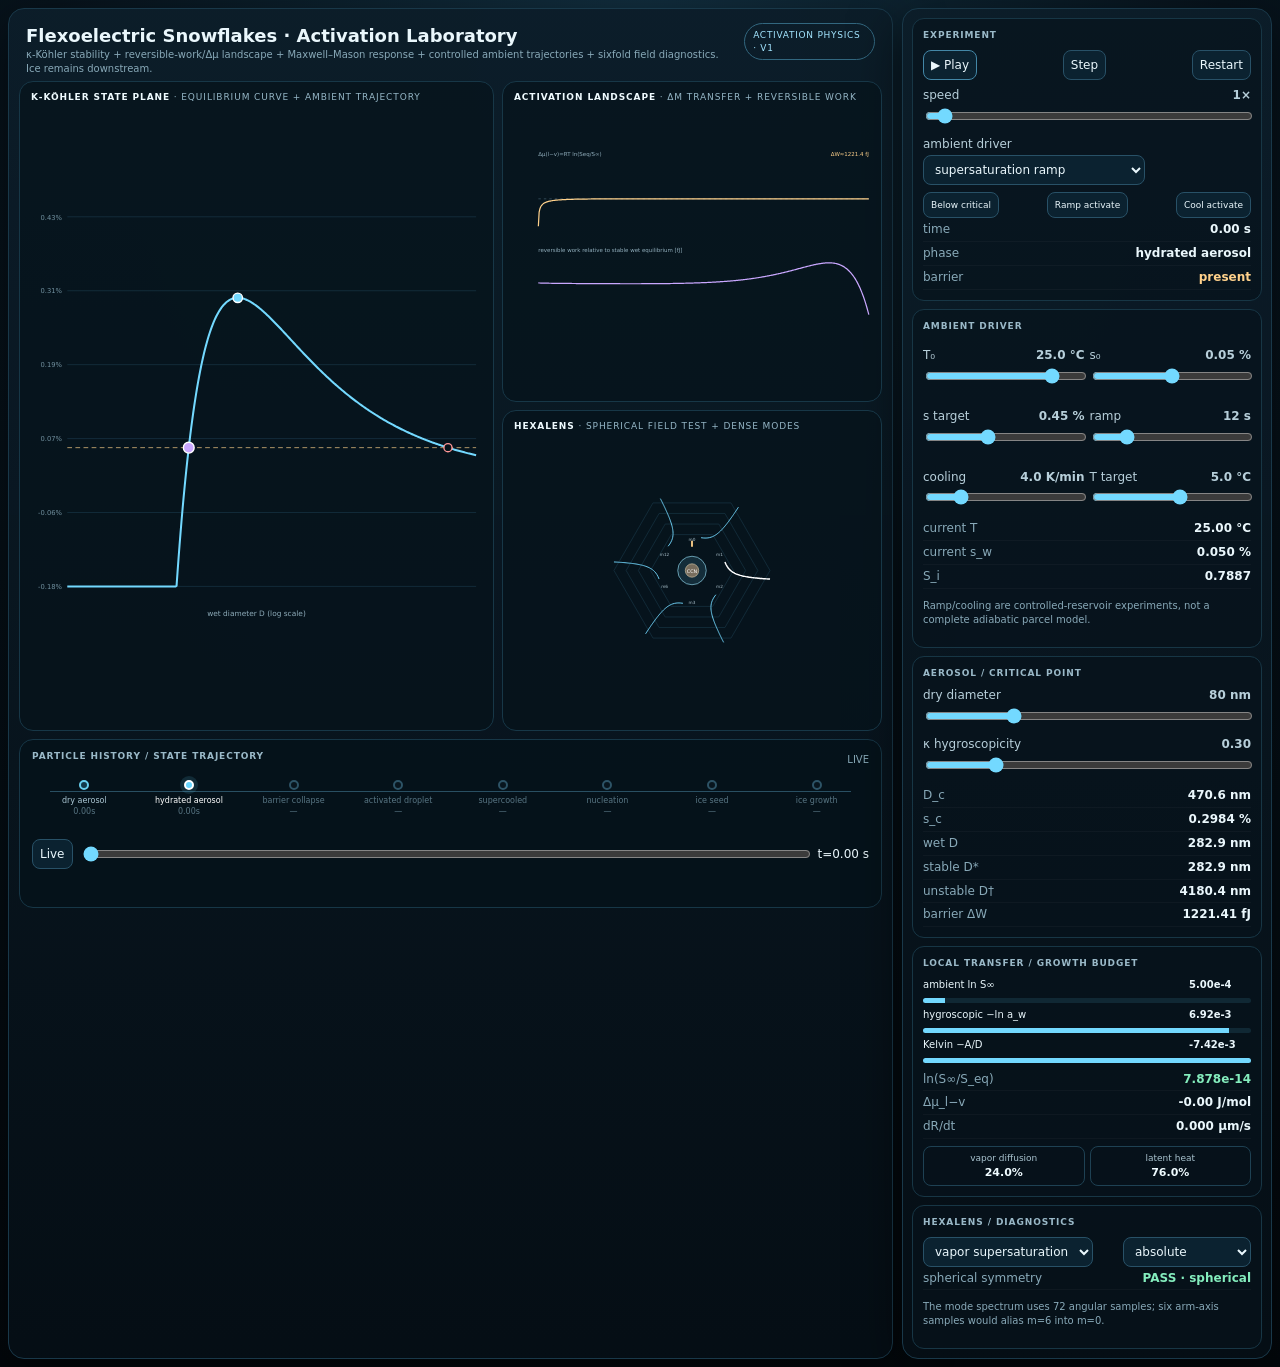
<file: app/index.html>
<!doctype html>
<html lang="en">
<head>
<meta charset="utf-8"><meta name="viewport" content="width=device-width,initial-scale=1">
<title>Flexoelectric Snowflakes — Activation Laboratory</title>
<style>
:root{--bg:#040a0f;--p:#08151f;--line:#1b3b4e;--fg:#eaf7fc;--muted:#88a9b8;--c:#73d9ff;--g:#84edbd;--a:#ffd18b;--r:#ff9696;--v:#c9a7ff}
*{box-sizing:border-box}html,body{margin:0;min-height:100%;background:radial-gradient(circle at 50% 4%,#123041 0,#07131c 40%,#03080c 100%);color:var(--fg);font:12px/1.4 Inter,system-ui,sans-serif}body{padding:8px}.app{max-width:1760px;margin:auto;display:grid;grid-template-columns:minmax(0,1fr) 370px;gap:9px}.card{background:linear-gradient(180deg,#0c1d29f8,#050e15fc);border:1px solid #193849;border-radius:16px;box-shadow:0 16px 52px #0008}.main{min-height:900px}.top{height:72px;padding:14px 17px 8px;display:flex;justify-content:space-between;gap:12px}.top h1{margin:0;font-size:18px}.sub,.note{color:var(--muted);font-size:10px}.tag{align-self:flex-start;border:1px solid #32677f;border-radius:999px;padding:5px 8px;color:#a3e5ff;font-size:9px;letter-spacing:.08em;text-transform:uppercase}.stage{height:650px;padding:0 10px;display:grid;grid-template-columns:1.25fr 1fr;grid-template-rows:1fr 1fr;gap:8px}.vizcard{position:relative;border:1px solid #173747;border-radius:14px;background:#05121aaa;overflow:hidden}.vizcard.kohler{grid-row:1/3}.viztitle{position:absolute;z-index:5;left:11px;top:9px;font-size:9px;text-transform:uppercase;letter-spacing:.1em;color:#95b6c6}.viztitle b{color:#effbff}.viz{display:block;width:100%;height:100%}.history{height:169px;margin:8px 10px 10px;border:1px solid #173747;border-radius:14px;background:#05121ad9;padding:10px 12px}.historytop,.row{display:flex;justify-content:space-between;gap:6px;align-items:center}.history h3,.section h2{margin:0 0 8px;font-size:9px;text-transform:uppercase;letter-spacing:.1em;color:#9ab9c8}.rail{display:flex;position:relative;padding-top:9px;height:68px}.rail:before{content:"";position:absolute;left:18px;right:18px;top:20px;height:1px;background:#294f62}.event{flex:1;text-align:center;color:#587583;font-size:8px;position:relative}.dot{width:10px;height:10px;border-radius:50%;border:2px solid #2d5366;background:#08151e;margin:0 auto 5px;position:relative;z-index:2}.done{color:#abc7d4}.done .dot{border-color:#68cfee;background:#12394a}.current{color:#fff}.current .dot{border-color:#fff;background:#67d6ff;box-shadow:0 0 0 4px #67d6ff20}.barrier .dot{border-color:var(--a);background:#443418}.time{display:block;color:#587583}.scrubrow{display:grid;grid-template-columns:auto 1fr auto;gap:8px;align-items:center}.scrubrow input,.control input{width:100%;accent-color:var(--c)}.side{padding:9px;display:flex;flex-direction:column;gap:8px}.section{background:#06131caa;border:1px solid #173645;border-radius:12px;padding:10px}.kv{display:grid;grid-template-columns:1fr auto;gap:7px;padding:3px 0;border-bottom:1px solid #ffffff08;font-variant-numeric:tabular-nums}.kv span:first-child{color:var(--muted)}.control{margin:7px 0}.control label{display:flex;justify-content:space-between;margin-bottom:2px;color:#b7cfda}button,select{background:#0b2230;color:var(--fg);border:1px solid #285167;border-radius:8px;padding:6px 7px;font:inherit}button{cursor:pointer}.play{border-color:#4387a7}.preset{font-size:9px}.budgetrow{display:grid;grid-template-columns:1fr 62px;gap:6px;font-size:10px;margin:5px 0}.budgetbar{height:5px;background:#102834;border-radius:99px;overflow:hidden;grid-column:1/-1}.budgetbar i{display:block;height:100%;background:var(--c)}.transport{display:grid;grid-template-columns:1fr 1fr;gap:5px;margin-top:7px}.pill{border:1px solid #1e4153;border-radius:8px;padding:5px;text-align:center;font-size:9px;color:#a9c3cf}.pill b{display:block;color:#effbff;font-size:11px}.pos{color:var(--g)}.neg{color:var(--r)}.warn{color:var(--a)}.drivergrid{display:grid;grid-template-columns:1fr 1fr;gap:5px}@media(max-width:1050px){.app{grid-template-columns:1fr}.side{display:grid;grid-template-columns:repeat(2,minmax(0,1fr))}}@media(max-width:700px){body{padding:4px}.main{min-height:1230px}.top{height:82px}.tag{display:none}.stage{height:940px;padding:0 5px;grid-template-columns:1fr;grid-template-rows:390px 270px 270px}.vizcard.kohler{grid-row:auto}.history{height:190px;margin:6px 5px}.side{grid-template-columns:1fr}.drivergrid{grid-template-columns:1fr}}
</style>
</head><body>
<div class="app">
<main class="card main">
<header class="top"><div><h1>Flexoelectric Snowflakes · Activation Laboratory</h1><div class="sub">κ-Köhler stability + reversible-work/Δμ landscape + Maxwell–Mason response + controlled ambient trajectories + sixfold field diagnostics. Ice remains downstream.</div></div><div class="tag">activation physics · v1</div></header>
<div class="stage">
<section class="vizcard kohler"><div class="viztitle"><b>κ-Köhler state plane</b> · equilibrium curve + ambient trajectory</div><svg id="kohler" class="viz" viewBox="0 0 700 650"></svg></section>
<section class="vizcard"><div class="viztitle"><b>Activation landscape</b> · Δμ transfer + reversible work</div><svg id="landscape" class="viz" viewBox="0 0 620 320"></svg></section>
<section class="vizcard"><div class="viztitle"><b>HexaLens</b> · spherical field test + dense modes</div><svg id="hex" class="viz" viewBox="-310 -155 620 310"></svg></section>
</div>
<section class="history"><div class="historytop"><h3>Particle history / state trajectory</h3><span id="inspectStatus" class="note">LIVE</span></div><div id="rail" class="rail"></div><div class="scrubrow"><button id="live">Live</button><input id="scrub" type="range" min="0" max="0" value="0"><span id="scrubOut">t=0.00 s</span></div></section>
</main>
<aside class="card side">
<section class="section"><h2>Experiment</h2><div class="row"><button id="play" class="play">▶ Play</button><button id="step">Step</button><button id="reset">Restart</button></div><div class="control"><label><span>speed</span><b id="speedOut">1×</b></label><input id="speed" type="range" min="0.25" max="20" step="0.25" value="1"></div><div class="control"><label><span>ambient driver</span></label><select id="driver"><option value="supersat_ramp">supersaturation ramp</option><option value="cool_fixed_e">cooling at fixed vapor pressure</option><option value="hold">hold ambient state</option></select></div><div class="row"><button class="preset" id="presetBarrier">Below critical</button><button class="preset" id="presetActivate">Ramp activate</button><button class="preset" id="presetCool">Cool activate</button></div><div class="kv"><span>time</span><b id="timeOut">0.00 s</b></div><div class="kv"><span>phase</span><b id="phaseOut">—</b></div><div class="kv"><span>barrier</span><b id="barrierState">—</b></div></section>
<section class="section"><h2>Ambient driver</h2><div class="drivergrid"><div class="control"><label><span>T₀</span><b id="tempOut">25 °C</b></label><input id="temp" type="range" min="-20" max="35" step="0.5" value="25"></div><div class="control"><label><span>s₀</span><b id="s0Out">0.05 %</b></label><input id="s0" type="range" min="-0.9" max="1" step="0.01" value="0.05"></div><div class="control"><label><span>s target</span><b id="stOut">0.45 %</b></label><input id="st" type="range" min="-0.5" max="2" step="0.01" value="0.45"></div><div class="control"><label><span>ramp</span><b id="rampOut">12 s</b></label><input id="ramp" type="range" min="1" max="60" step="1" value="12"></div><div class="control"><label><span>cooling</span><b id="coolOut">4 K/min</b></label><input id="cool" type="range" min="0.2" max="20" step="0.2" value="4"></div><div class="control"><label><span>T target</span><b id="ttOut">5 °C</b></label><input id="tt" type="range" min="-20" max="25" step="0.5" value="5"></div></div><div class="kv"><span>current T</span><b id="currentT">—</b></div><div class="kv"><span>current s_w</span><b id="currentS">—</b></div><div class="kv"><span>S_i</span><b id="siOut">—</b></div><p class="note">Ramp/cooling are controlled-reservoir experiments, not a complete adiabatic parcel model.</p></section>
<section class="section"><h2>Aerosol / critical point</h2><div class="control"><label><span>dry diameter</span><b id="dryOut">80 nm</b></label><input id="dry" type="range" min="20" max="250" step="1" value="80"></div><div class="control"><label><span>κ hygroscopicity</span><b id="kappaOut">0.30</b></label><input id="kappa" type="range" min="0.02" max="1.4" step="0.01" value="0.30"></div><div class="kv"><span>D_c</span><b id="dcOut">—</b></div><div class="kv"><span>s_c</span><b id="scOut">—</b></div><div class="kv"><span>wet D</span><b id="wetOut">—</b></div><div class="kv"><span>stable D*</span><b id="stableOut">—</b></div><div class="kv"><span>unstable D†</span><b id="unstableOut">—</b></div><div class="kv"><span>barrier ΔW</span><b id="barrierOut">—</b></div></section>
<section class="section"><h2>Local transfer / growth budget</h2><div class="budgetrow"><span>ambient ln S∞</span><b id="ba">—</b><div class="budgetbar"><i id="baa"></i></div></div><div class="budgetrow"><span>hygroscopic −ln a_w</span><b id="bh">—</b><div class="budgetbar"><i id="bba"></i></div></div><div class="budgetrow"><span>Kelvin −A/D</span><b id="bk">—</b><div class="budgetbar"><i id="bka"></i></div></div><div class="kv"><span>ln(S∞/S_eq)</span><b id="bn">—</b></div><div class="kv"><span>Δμ_l−v</span><b id="muOut">—</b></div><div class="kv"><span>dR/dt</span><b id="rateOut">—</b></div><div class="transport"><div class="pill">vapor diffusion<b id="fdOut">—</b></div><div class="pill">latent heat<b id="fkOut">—</b></div></div></section>
<section class="section"><h2>HexaLens / diagnostics</h2><div class="row"><select id="field"><option value="supersaturation">vapor supersaturation</option><option value="gradient">saturation gradient</option><option value="chemical">local Δμ drive</option></select><select id="hexmode"><option value="absolute">absolute</option><option value="residual">six-ray residual</option></select></div><div class="kv"><span>spherical symmetry</span><b id="symmetryOut">—</b></div><p class="note">The mode spectrum uses 72 angular samples; six arm-axis samples would alias m=6 into m=0.</p></section>
</aside></div>
<script type="module">
import {createInitialState,pushHistory,pushTrajectory} from './state.js';
import {CONSTANTS,activationBudget,kohlerTerms,makeKohlerCurve,saturationState,sphericalVaporField,sphericalSaturationGradient} from './solver/thermo.js';
import {activationSnapshot,ambientFromDriver,createAmbientDriver,findKohlerEquilibria,initialEquilibriumDiameter,integrateWetDiameter,makeActivationLandscape} from './solver/activation.js';
import {angularModeSpectrum,sampleRadialField,sixfoldDeviation} from './solver/diagnostics.js';
const state=createInitialState(),$=id=>document.getElementById(id),NS='http://www.w3.org/2000/svg';const E=(tag,a={})=>{const n=document.createElementNS(NS,tag);for(const[k,v]of Object.entries(a))n.setAttribute(k,v);return n},A=(s,t,a={})=>{const n=E(t,a);s.appendChild(n);return n},P=p=>p.map((q,i)=>(i?'L':'M')+q[0].toFixed(2)+' '+q[1].toFixed(2)).join(' '),clamp=(x,a,b)=>Math.max(a,Math.min(b,x));const labels={dry_aerosol:'dry aerosol',hydrated:'hydrated aerosol',barrier_collapse:'barrier collapse',activated_droplet:'activated droplet',supercooled_droplet:'supercooled',nucleation:'nucleation',ice_seed:'ice seed',growing_ice:'ice growth'},rail=['dry_aerosol','hydrated','barrier_collapse','activated_droplet','supercooled_droplet','nucleation','ice_seed','growing_ice'];let last=performance.now();
function vals(){return{T:+$('temp').value+273.15,s0:+$('s0').value,st:+$('st').value,ramp:+$('ramp').value,cool:+$('cool').value,Tt:+$('tt').value+273.15,Dd:+$('dry').value*1e-9,k:+$('kappa').value,mode:$('driver').value}}
function start(){const v=vals();state.clock.t=0;state.clock.running=false;state.phase={name:'dry_aerosol',activated:false,activatedAt:null};state.experiment.barrierCrossedAt=null;state.ambient.T=v.T;state.ambient.supersaturationPct=v.s0;state.aerosol.dryDiameter=v.Dd;state.aerosol.kappaHyg=v.k;state.experiment.driver=createAmbientDriver(v.mode,state.ambient,{startSupersaturationPct:v.s0,targetSupersaturationPct:v.st,rampDuration:v.ramp,coolingRateKPerMin:v.cool,targetTemperatureK:v.Tt});const a=ambientFromDriver(state.experiment.driver,0);state.aerosol.wetDiameter=initialEquilibriumDiameter(v.Dd,v.k,a.T,a.Sw);state.history=[{t:0,phase:'dry_aerosol'}];if(state.aerosol.wetDiameter>v.Dd*1.03){state.phase.name='hydrated';pushHistory(state,'hydrated','hydrated aerosol','stable wet equilibrium')};state.trajectory=[];state.view.liveInspect=true;recompute();record(true);render()}
function diag(s){const Dd=state.aerosol.dryDiameter,k=state.aerosol.kappaHyg,Sw=1+s.supersaturationPct/100,curve=makeKohlerCurve({Dd,kappaHyg:k,T:s.T,maxFactor:Math.max(70,s.D/Dd*1.4)}),terms=kohlerTerms(s.D,Dd,k,s.T),sat=saturationState(s.T,Sw),eq=findKohlerEquilibria(Dd,k,s.T,Sw),land=makeActivationLandscape({Dd,kappaHyg:k,T:s.T,Sinf:Sw,maxFactor:Math.max(90,s.D/Dd*1.5)}),budget=activationBudget(s.D,Dd,k,s.T,Sw),tr=activationSnapshot({t:s.t,T:s.T,supersaturationPct:s.supersaturationPct,pressurePa:state.ambient.pressurePa,Dd,kappaHyg:k,D:s.D}).transport;const R=s.D/2,field=(r,th)=>state.view.field==='gradient'?sphericalSaturationGradient(r,R,terms.Seq,Sw)*100/1e6:state.view.field==='chemical'?CONSTANTS.R*s.T*Math.log(Math.max(sphericalVaporField(r,R,terms.Seq,Sw),1e-12)/Math.max(terms.Seq,1e-12)):(sphericalVaporField(r,R,terms.Seq,Sw)-1)*100;const radial=sampleRadialField(field,{radius:R,maxRadius:R*7}),modes=angularModeSpectrum(field,{r:R*2.2,angularSamples:72});return{curve,critical:curve.critical,terms,sat,eq,land,budget,tr,radial,modes}}
function recompute(){state.diagnostics=diag({t:state.clock.t,T:state.ambient.T,supersaturationPct:state.ambient.supersaturationPct,D:state.aerosol.wetDiameter})}
function phase(){const d=state.diagnostics,D=state.aerosol.wetDiameter,Dd=state.aerosol.dryDiameter,Sw=1+state.ambient.supersaturationPct/100;if(D>Dd*1.03){state.phase.name='hydrated';pushHistory(state,'hydrated','hydrated aerosol','water uptake')};if(Sw>=d.critical.Scrit&&state.experiment.barrierCrossedAt==null){state.experiment.barrierCrossedAt=state.clock.t;pushHistory(state,'barrier_collapse','barrier collapse','S∞ reached Scrit')};if(D>=d.critical.Dcrit){state.phase.name='activated_droplet';state.phase.activated=true;pushHistory(state,'activated_droplet','activated droplet','D crossed Dcrit')}}
function advance(dt){let rem=dt*state.clock.speed;while(rem>1e-9){const h=Math.min(.02,rem);state.clock.t+=h;const a=ambientFromDriver(state.experiment.driver,state.clock.t);state.ambient.T=a.T;state.ambient.supersaturationPct=a.supersaturationPct;recompute();state.aerosol.wetDiameter=integrateWetDiameter({D:state.aerosol.wetDiameter,Dd:state.aerosol.dryDiameter,kappaHyg:state.aerosol.kappaHyg,T:a.T,Sinf:a.Sw,pressurePa:state.ambient.pressurePa,dt:h}).D;recompute();phase();record(false);rem-=h}}
function record(force){pushTrajectory(state,{t:state.clock.t,T:state.ambient.T,supersaturationPct:state.ambient.supersaturationPct,D:state.aerosol.wetDiameter,phase:state.phase.name},force);sync()}
function snap(){if(state.view.liveInspect||!state.trajectory.length)return{t:state.clock.t,T:state.ambient.T,supersaturationPct:state.ambient.supersaturationPct,D:state.aerosol.wetDiameter,phase:state.phase.name,live:true};return{...state.trajectory[clamp(state.view.inspectIndex,0,state.trajectory.length-1)],live:false}}
function kohler(s,d){const svg=$('kohler');svg.replaceChildren();const W=700,H=650,m={l:70,r:25,t:45,b:58},rows=d.curve.data,x0=Math.log10(rows[0].Dnm),x1=Math.log10(rows.at(-1).Dnm),ymax=Math.max(d.critical.sCritPct*1.45,s.supersaturationPct*1.18,.15),ymin=Math.min(-.18,s.supersaturationPct<0?s.supersaturationPct*1.15:-.12),X=x=>m.l+(Math.log10(x)-x0)/(x1-x0)*(W-m.l-m.r),Y=y=>H-m.b-(y-ymin)/(ymax-ymin)*(H-m.t-m.b);for(let i=0;i<=5;i++){const y=ymin+(ymax-ymin)*i/5;A(svg,'line',{x1:m.l,y1:Y(y),x2:W-m.r,y2:Y(y),stroke:'#183746'});A(svg,'text',{x:m.l-8,y:Y(y)+4,fill:'#71909f','font-size':10,'text-anchor':'end'}).textContent=y.toFixed(2)+'%'}A(svg,'path',{d:P(rows.map(r=>[X(r.Dnm),Y(clamp(r.totalPct,ymin,ymax))])),fill:'none',stroke:'#73d9ff','stroke-width':3});A(svg,'line',{x1:m.l,y1:Y(s.supersaturationPct),x2:W-m.r,y2:Y(s.supersaturationPct),stroke:'#ffd18b','stroke-dasharray':'7 5'});if(state.trajectory.length>1)A(svg,'path',{d:P(state.trajectory.map(p=>[X(clamp(p.D*1e9,rows[0].Dnm,rows.at(-1).Dnm)),Y(clamp(p.supersaturationPct,ymin,ymax))])),fill:'none',stroke:'#c9a7ff','stroke-width':2,'stroke-dasharray':'3 3'});for(const r of d.eq.roots){A(svg,'circle',{cx:X(r.D*1e9),cy:Y(s.supersaturationPct),r:6,fill:r.stable?'#84edbd':'#07131b',stroke:r.stable?'#d6ffeb':'#ff9696','stroke-width':2})}A(svg,'circle',{cx:X(d.critical.Dcrit*1e9),cy:Y(d.critical.sCritPct),r:7,fill:'#73d9ff',stroke:'#fff','stroke-width':2});A(svg,'circle',{cx:X(clamp(s.D*1e9,rows[0].Dnm,rows.at(-1).Dnm)),cy:Y(clamp(s.supersaturationPct,ymin,ymax)),r:8,fill:'#c9a7ff',stroke:'#fff','stroke-width':2});A(svg,'text',{x:W/2,y:H-14,fill:'#8eacba','font-size':11,'text-anchor':'middle'}).textContent='wet diameter D (log scale)'}
function landscape(s,d){const svg=$('landscape');svg.replaceChildren();const W=620,H=320,m={l:58,r:20,t:36,b:32},r=d.land.rows,x0=Math.log10(r[0].Dnm),x1=Math.log10(r.at(-1).Dnm),X=x=>m.l+(Math.log10(x)-x0)/(x1-x0)*(W-m.l-m.r),mu=Math.max(10,...r.map(q=>Math.abs(q.deltaMu))),Ym=v=>90-v/mu*45,st=d.eq.roots.find(q=>q.stable),ref=st?r.reduce((a,b)=>Math.abs(b.D-st.D)<Math.abs(a.D-st.D)?b:a).W:r[0].W,w=r.map(q=>(q.W-ref)*1e15),w0=Math.min(...w),w1=Math.max(...w),Yw=v=>280-(v-w0)/(Math.max(w1-w0,1e-9))*85;A(svg,'line',{x1:m.l,y1:Ym(0),x2:W-m.r,y2:Ym(0),stroke:'#476574','stroke-dasharray':'4 5'});A(svg,'path',{d:P(r.map(q=>[X(q.Dnm),Ym(q.deltaMu)])),fill:'none',stroke:'#ffd18b','stroke-width':2});A(svg,'path',{d:P(r.map((q,i)=>[X(q.Dnm),Yw(w[i])])),fill:'none',stroke:'#c9a7ff','stroke-width':2});A(svg,'text',{x:m.l,y:20,fill:'#92afbd','font-size':9}).textContent='Δμ(l−v)=RT ln(Seq/S∞)';A(svg,'text',{x:m.l,y:178,fill:'#92afbd','font-size':9}).textContent='reversible work relative to stable wet equilibrium [fJ]';A(svg,'text',{x:W-m.r,y:20,fill:d.eq.barrierGone?'#84edbd':'#ffd18b','font-size':9,'text-anchor':'end'}).textContent=d.eq.barrierGone?'barrier collapsed':d.land.barrier?`ΔW≈${(d.land.barrier.heightJ*1e15).toFixed(1)} fJ`:'single branch'}
function hex(s,d){const svg=$('hex');svg.replaceChildren();const pol=(r,a)=>[r*Math.cos(a),r*Math.sin(a)],arms=d.radial,vals=arms.flatMap(a=>a.samples.map(q=>q.value)),lo=Math.min(...vals),hi=Math.max(...vals),span=Math.max(hi-lo,1e-15);for(const rr of[68,88,108,128]){const p=Array.from({length:6},(_,i)=>pol(rr,i*Math.PI/3));p.push(p[0]);A(svg,'path',{d:P(p),fill:'none',stroke:'#193949'})}arms.forEach((arm,i)=>{const a=arm.theta,nx=-Math.sin(a),ny=Math.cos(a),prof=[];arm.samples.forEach((q,j)=>{const rr=54+74*j/(arm.samples.length-1);let v=q.value;if(state.view.hexaMode==='residual'){const six=arms.map(x=>x.samples[j].value),dev=sixfoldDeviation(six);v-=dev.mean}const off=((v-lo)/span-.5)*(state.view.hexaMode==='residual'?48:28),b=pol(rr,a);prof.push([b[0]+nx*off,b[1]+ny*off])});A(svg,'path',{d:P(prof),fill:'none',stroke:i===0?'#fff':'#73d9ff','stroke-width':i===0?2.4:1.5})});const shell=clamp(12+9*Math.log(Math.max(1,s.D/state.aerosol.dryDiameter)),14,36);A(svg,'circle',{cx:0,cy:0,r:shell,fill:'#73d9ff22',stroke:'#9fe8ff'});A(svg,'circle',{cx:0,cy:0,r:11,fill:'#776d5d',stroke:'#d4c7a9'});A(svg,'text',{x:0,y:4,fill:'#fff','font-size':8,'text-anchor':'middle'}).textContent='CCN';const n0=d.modes.filter(x=>x.m>0),ma=Math.max(...n0.map(x=>x.amplitude),1e-15);d.modes.forEach((mo,i)=>{const a=-Math.PI/2+i*Math.PI/3,b=pol(39,a),e=pol(39+(mo.m===0?10:15*mo.amplitude/ma),a);A(svg,'line',{x1:b[0],y1:b[1],x2:e[0],y2:e[1],stroke:mo.m===0?'#ffd18b':'#c9a7ff','stroke-width':3});const l=pol(52,a);A(svg,'text',{x:l[0],y:l[1]+3,fill:'#a9bfca','font-size':7,'text-anchor':'middle'}).textContent='m'+mo.m})}
function history(s){const el=$('rail');el.replaceChildren();const got=new Map(state.history.map(e=>[e.phase,e]));rail.forEach(ph=>{const e=got.get(ph),d=document.createElement('div');d.className='event'+(e?' done':'')+(ph===s.phase?' current':'')+(ph==='barrier_collapse'&&e?' barrier':'');d.innerHTML=`<div class="dot"></div><span>${labels[ph]}</span><span class="time">${e?e.t.toFixed(2)+'s':'—'}</span>`;el.appendChild(d)});$('inspectStatus').textContent=s.live?'LIVE':`INSPECT t=${s.t.toFixed(2)} s`}
function sidebar(s,d){$('timeOut').textContent=s.t.toFixed(2)+' s';$('phaseOut').textContent=labels[s.phase]||s.phase;$('currentT').textContent=(s.T-273.15).toFixed(2)+' °C';$('currentS').textContent=s.supersaturationPct.toFixed(3)+' %';$('siOut').textContent=d.sat.Si.toFixed(4);$('dcOut').textContent=(d.critical.Dcrit*1e9).toFixed(1)+' nm';$('scOut').textContent=d.critical.sCritPct.toFixed(4)+' %';$('wetOut').textContent=(s.D*1e9).toFixed(1)+' nm';const st=d.eq.roots.find(r=>r.stable),un=d.eq.roots.find(r=>!r.stable);$('stableOut').textContent=st?(st.D*1e9).toFixed(1)+' nm':'—';$('unstableOut').textContent=un?(un.D*1e9).toFixed(1)+' nm':'—';$('barrierOut').textContent=d.land.barrier?(d.land.barrier.heightJ*1e15).toFixed(2)+' fJ':'—';$('barrierState').textContent=d.eq.barrierGone?'collapsed':'present';$('barrierState').className=d.eq.barrierGone?'pos':'warn';const b=d.budget,v=[Math.abs(b.ambient),Math.abs(b.hygroscopic),Math.abs(b.kelvin)],mx=Math.max(...v,1e-12);$('ba').textContent=b.ambient.toExponential(2);$('bh').textContent=b.hygroscopic.toExponential(2);$('bk').textContent=b.kelvin.toExponential(2);$('baa').style.width=100*v[0]/mx+'%';$('bba').style.width=100*v[1]/mx+'%';$('bka').style.width=100*v[2]/mx+'%';$('bn').textContent=b.net.toExponential(3);$('bn').className=b.net>0?'pos':'neg';$('muOut').textContent=b.deltaMuTransfer.toFixed(2)+' J/mol';$('rateOut').textContent=(d.tr.rate*1e6).toFixed(3)+' µm/s';const t=d.tr.Fd+d.tr.Fk;$('fdOut').textContent=(100*d.tr.Fd/t).toFixed(1)+'%';$('fkOut').textContent=(100*d.tr.Fk/t).toFixed(1)+'%';const res=d.modes.filter(x=>x.m>0).reduce((q,x)=>q+x.amplitude,0),scale=Math.max(Math.abs(d.modes[0]?.amplitude||1),1e-12);$('symmetryOut').textContent=res/scale<1e-9?'PASS · spherical':'BROKEN';$('symmetryOut').className=res/scale<1e-9?'pos':'neg'}
function render(){const s=snap(),d=diag(s);kohler(s,d);landscape(s,d);hex(s,d);history(s);sidebar(s,d)}function sync(){const q=$('scrub');q.max=Math.max(0,state.trajectory.length-1);if(state.view.liveInspect){q.value=q.max;$('scrubOut').textContent=`t=${state.clock.t.toFixed(2)} s`}else{q.value=clamp(state.view.inspectIndex,0,state.trajectory.length-1);$('scrubOut').textContent=`t=${state.trajectory[+q.value]?.t.toFixed(2)||'—'} s`}}
function labelsCtl(){$('tempOut').textContent=(+$('temp').value).toFixed(1)+' °C';$('s0Out').textContent=(+$('s0').value).toFixed(2)+' %';$('stOut').textContent=(+$('st').value).toFixed(2)+' %';$('rampOut').textContent=$('ramp').value+' s';$('coolOut').textContent=(+$('cool').value).toFixed(1)+' K/min';$('ttOut').textContent=(+$('tt').value).toFixed(1)+' °C';$('dryOut').textContent=$('dry').value+' nm';$('kappaOut').textContent=(+$('kappa').value).toFixed(2);$('speedOut').textContent=$('speed').value+'×'}
$('play').onclick=()=>{state.clock.running=!state.clock.running;$('play').textContent=state.clock.running?'⏸ Pause':'▶ Play';state.view.liveInspect=true};$('step').onclick=()=>{state.clock.running=false;advance(.1);state.view.liveInspect=true;render()};$('reset').onclick=start;$('live').onclick=()=>{state.view.liveInspect=true;render()};$('scrub').oninput=e=>{state.view.liveInspect=false;state.view.inspectIndex=+e.target.value;state.clock.running=false;$('play').textContent='▶ Play';sync();render()};$('field').onchange=e=>{state.view.field=e.target.value;render()};$('hexmode').onchange=e=>{state.view.hexaMode=e.target.value;render()};$('speed').oninput=e=>{state.clock.speed=+e.target.value;labelsCtl()};for(const id of['driver','temp','s0','st','ramp','cool','tt','dry','kappa']){$(id).addEventListener('input',labelsCtl);$(id).addEventListener('change',()=>{labelsCtl();start()})}$('presetBarrier').onclick=()=>{$('driver').value='hold';$('s0').value='.15';labelsCtl();start()};$('presetActivate').onclick=()=>{$('driver').value='supersat_ramp';$('s0').value='.05';$('st').value='.45';$('ramp').value='12';labelsCtl();start()};$('presetCool').onclick=()=>{$('driver').value='cool_fixed_e';$('temp').value='20';$('s0').value='-.2';$('cool').value='6';$('tt').value='5';labelsCtl();start()};function loop(now){const dt=Math.min(.05,(now-last)/1000);last=now;if(state.clock.running){advance(dt);state.view.liveInspect=true;render()}requestAnimationFrame(loop)}labelsCtl();start();requestAnimationFrame(loop);
</script></body></html>
</file>
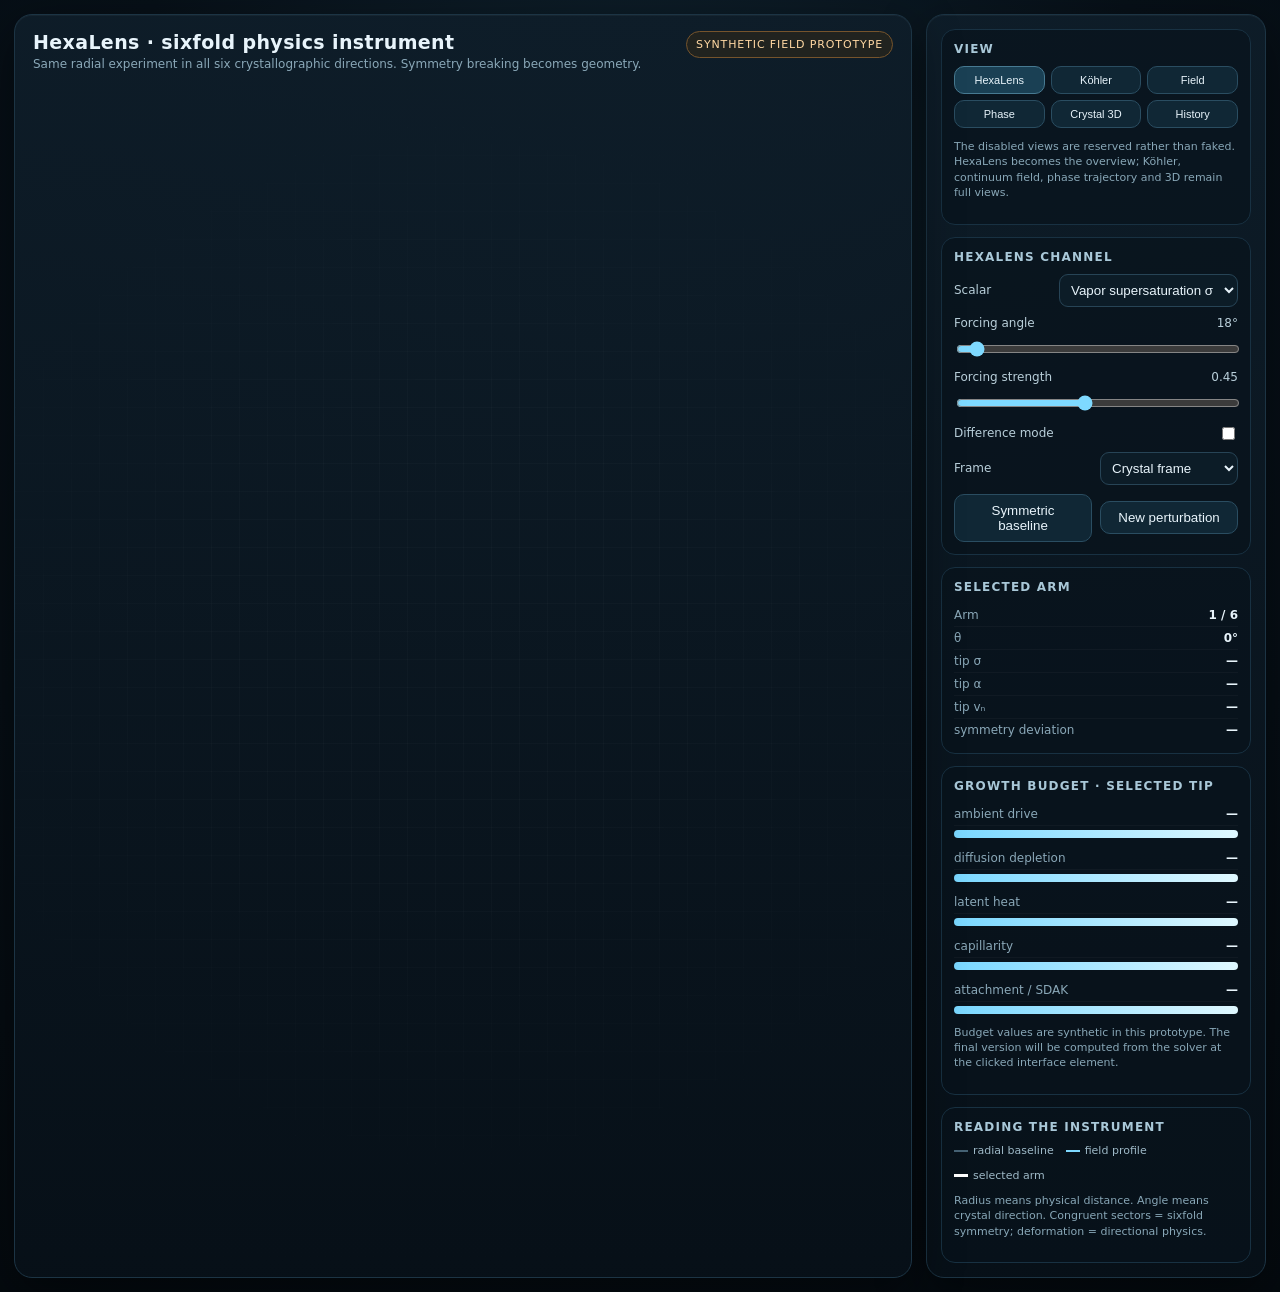
<file: hexalens-prototype.html>
<!doctype html>
<html lang="en">
<head>
<meta charset="utf-8" />
<meta name="viewport" content="width=device-width,initial-scale=1" />
<title>HexaLens — sixfold physics instrument</title>
<style>
  :root{
    --bg:#071018;--panel:#0b1721;--panel2:#0e1d29;--line:#234052;--fg:#e8f4fb;--muted:#8aa8b8;
    --ice:#cfefff;--accent:#7ed9ff;--warm:#ffd18a;--danger:#ff8f8f;
  }
  *{box-sizing:border-box}
  html,body{margin:0;min-height:100%;background:radial-gradient(circle at 50% 20%,#102532 0,#071018 45%,#040a0f 100%);color:var(--fg);font-family:Inter,ui-sans-serif,system-ui,-apple-system,Segoe UI,sans-serif}
  body{padding:14px}
  .app{max-width:1500px;margin:auto;display:grid;grid-template-columns:minmax(0,1fr) 340px;gap:14px}
  .card{background:linear-gradient(180deg,rgba(14,29,41,.94),rgba(7,16,24,.96));border:1px solid #1c3444;border-radius:18px;box-shadow:0 16px 50px #0007,inset 0 1px 0 #ffffff0a}
  .main{position:relative;min-height:720px;overflow:hidden}
  .main:before{content:"";position:absolute;inset:0;background-image:linear-gradient(#ffffff05 1px,transparent 1px),linear-gradient(90deg,#ffffff05 1px,transparent 1px);background-size:28px 28px;mask-image:radial-gradient(circle at center,#000 30%,transparent 80%);pointer-events:none}
  header{position:absolute;z-index:5;left:18px;top:16px;right:18px;display:flex;justify-content:space-between;gap:16px;align-items:flex-start}
  h1{font-size:19px;margin:0 0 4px;letter-spacing:.02em}.sub{font-size:12px;color:var(--muted);max-width:650px}
  .badge{font-size:11px;letter-spacing:.08em;text-transform:uppercase;color:#ffd8a3;border:1px solid #76542c;background:#49300e55;border-radius:999px;padding:6px 9px;white-space:nowrap}
  #viz{position:absolute;inset:74px 8px 10px 8px;width:calc(100% - 16px);height:calc(100% - 84px);touch-action:none}
  .side{padding:14px;display:flex;flex-direction:column;gap:12px}
  .section{background:#08131caa;border:1px solid #183142;border-radius:14px;padding:12px}
  .section h2{font-size:12px;text-transform:uppercase;letter-spacing:.1em;color:#a9c8d8;margin:0 0 10px}
  label{display:grid;grid-template-columns:1fr auto;gap:8px;align-items:center;font-size:12px;color:#b9cfda;margin:9px 0}
  select,input[type="range"]{width:100%} select{background:#0c1c27;color:var(--fg);border:1px solid #274456;border-radius:9px;padding:7px}
  input[type="range"]{accent-color:#7ed9ff}
  .row{display:flex;gap:8px;align-items:center}.row>*{flex:1}
  button{background:#102735;color:var(--fg);border:1px solid #2a4d61;border-radius:10px;padding:8px 10px;cursor:pointer}button:hover{background:#173344}
  .kv{display:grid;grid-template-columns:1fr auto;gap:7px;font-size:12px;padding:4px 0;border-bottom:1px solid #ffffff08}.kv:last-child{border:0}.kv span:first-child{color:var(--muted)}
  .budget{height:8px;border-radius:99px;background:#122735;overflow:hidden;margin:4px 0 9px}.budget>i{display:block;height:100%;background:linear-gradient(90deg,#79d7ff,#dff8ff)}
  .tabs{display:grid;grid-template-columns:repeat(3,1fr);gap:6px}.tab{font-size:11px;padding:7px 4px}.tab.active{background:#1a4054;border-color:#477a92}
  .note{font-size:11px;line-height:1.4;color:#88a7b7}
  .legend{display:flex;gap:12px;flex-wrap:wrap;font-size:11px;color:#9eb9c7}.legend b{display:inline-block;width:14px;height:2px;background:#7ed9ff;vertical-align:middle;margin-right:5px}.legend .base b{background:#456274}.legend .sel b{background:#fff;height:3px}
  @media(max-width:900px){body{padding:8px}.app{grid-template-columns:1fr}.main{min-height:620px}.side{display:grid;grid-template-columns:repeat(2,minmax(0,1fr))}.section:first-child{grid-column:1/-1}}
  @media(max-width:560px){.main{min-height:560px}.side{grid-template-columns:1fr}header{left:12px;right:12px}.sub{max-width:260px}.badge{font-size:9px}.tabs{grid-template-columns:repeat(2,1fr)}}
</style>
</head>
<body>
<div class="app">
  <main class="card main">
    <header>
      <div><h1>HexaLens · sixfold physics instrument</h1><div class="sub">Same radial experiment in all six crystallographic directions. Symmetry breaking becomes geometry.</div></div>
      <div class="badge">synthetic field prototype</div>
    </header>
    <svg id="viz" viewBox="-420 -360 840 720" aria-label="Sixfold radial physics graph"></svg>
  </main>

  <aside class="card side">
    <section class="section">
      <h2>View</h2>
      <div class="tabs">
        <button class="tab active">HexaLens</button><button class="tab" disabled>Köhler</button><button class="tab" disabled>Field</button>
        <button class="tab" disabled>Phase</button><button class="tab" disabled>Crystal 3D</button><button class="tab" disabled>History</button>
      </div>
      <p class="note">The disabled views are reserved rather than faked. HexaLens becomes the overview; Köhler, continuum field, phase trajectory and 3D remain full views.</p>
    </section>

    <section class="section">
      <h2>HexaLens channel</h2>
      <label><span>Scalar</span><select id="channel"><option value="sigma">Vapor supersaturation σ</option><option value="flux">Vapor flux |Jᵥ|</option><option value="dT">Temperature excess ΔT</option><option value="mu">Interfacial drive Δμ*</option></select></label>
      <label><span>Forcing angle</span><span id="angleOut">18°</span></label><input id="angle" type="range" min="0" max="359" value="18" />
      <label><span>Forcing strength</span><span id="forceOut">0.45</span></label><input id="force" type="range" min="0" max="1" step="0.01" value="0.45" />
      <label><span>Difference mode</span><input id="difference" type="checkbox" /></label>
      <label><span>Frame</span><select id="frame"><option value="crystal">Crystal frame</option><option value="lab">Laboratory frame</option></select></label>
      <div class="row"><button id="symmetrize">Symmetric baseline</button><button id="perturb">New perturbation</button></div>
    </section>

    <section class="section">
      <h2>Selected arm</h2>
      <div class="kv"><span>Arm</span><b id="armId">1 / 6</b></div>
      <div class="kv"><span>θ</span><b id="armTheta">0°</b></div>
      <div class="kv"><span>tip σ</span><b id="tipSigma">—</b></div>
      <div class="kv"><span>tip α</span><b id="tipAlpha">—</b></div>
      <div class="kv"><span>tip vₙ</span><b id="tipV">—</b></div>
      <div class="kv"><span>symmetry deviation</span><b id="tipDev">—</b></div>
    </section>

    <section class="section">
      <h2>Growth budget · selected tip</h2>
      <div class="kv"><span>ambient drive</span><b id="bAmbient">—</b></div><div class="budget"><i id="barAmbient"></i></div>
      <div class="kv"><span>diffusion depletion</span><b id="bDiff">—</b></div><div class="budget"><i id="barDiff"></i></div>
      <div class="kv"><span>latent heat</span><b id="bHeat">—</b></div><div class="budget"><i id="barHeat"></i></div>
      <div class="kv"><span>capillarity</span><b id="bCap">—</b></div><div class="budget"><i id="barCap"></i></div>
      <div class="kv"><span>attachment / SDAK</span><b id="bAttach">—</b></div><div class="budget"><i id="barAttach"></i></div>
      <p class="note">Budget values are synthetic in this prototype. The final version will be computed from the solver at the clicked interface element.</p>
    </section>

    <section class="section">
      <h2>Reading the instrument</h2>
      <div class="legend"><span class="base"><b></b>radial baseline</span><span><b></b>field profile</span><span class="sel"><b></b>selected arm</span></div>
      <p class="note">Radius means physical distance. Angle means crystal direction. Congruent sectors = sixfold symmetry; deformation = directional physics.</p>
    </section>
  </aside>
</div>
<script>
(() => {
  const svg = document.getElementById('viz');
  const NS='http://www.w3.org/2000/svg';
  const N=45, inner=82, outer=286;
  let selected=0, perturbSeed=0.37, forceStrength=.45, forceAngle=18*Math.PI/180, sym=false;
  const channels={sigma:{label:'σ',scale:72},flux:{label:'|Jᵥ|',scale:58},dT:{label:'ΔT',scale:64},mu:{label:'Δμ*',scale:62}};

  const el=(tag,attrs={})=>{const n=document.createElementNS(NS,tag);for(const[k,v]of Object.entries(attrs))n.setAttribute(k,v);return n};
  const add=(tag,attrs={})=>{const n=el(tag,attrs);svg.appendChild(n);return n};
  const polar=(r,a)=>[r*Math.cos(a),r*Math.sin(a)];
  const path=(pts)=>pts.map((p,i)=>(i?'L':'M')+p[0].toFixed(2)+' '+p[1].toFixed(2)).join(' ');
  const fmt=(v,n=3)=>(v>=0?'+':'')+v.toFixed(n);

  function makeState(){
    const r=Array.from({length:N},(_,i)=>i/(N-1));
    const arms=[];
    for(let i=0;i<6;i++){
      const theta=i*Math.PI/3;
      const align=Math.cos(theta-forceAngle);
      const tri=Math.cos(3*theta+perturbSeed*4.7);
      const asym=s ? 0 : forceStrength*(.68*align+.18*tri+.14*Math.sin(i*2.13+perturbSeed*9));
      const sigma=r.map(x=>0.012+0.068*(1-Math.exp(-3.8*x)) + asym*0.011*(1-x)*Math.exp(-1.1*x));
      const flux=r.map(x=>0.18+0.82*Math.exp(-4.5*x)*(1+.48*asym));
      const dT=r.map(x=>0.9*Math.exp(-3.2*x)*(1+.32*asym));
      const mu=r.map((x,j)=>1000*(sigma[j]-.021)-4.2*dT[j]-.9*flux[j]);
      const tipSigma=sigma[0];
      const alpha=.16+.46/(1+Math.exp(-85*(tipSigma-.028))) * (1+.12*asym);
      const vTip=Math.max(0,tipSigma-.016)*alpha*1e-4;
      arms.push({theta,sigma,flux,dT,mu,tipSigma,alpha,vTip,asym});
    }
    return {r,arms};
  }
  let s=makeState();

  function clear(){svg.replaceChildren()}
  function hex(r,attrs={}){const pts=Array.from({length:6},(_,i)=>polar(r,i*Math.PI/3));pts.push(pts[0]);add('path',{d:path(pts),fill:'none',...attrs})}
  function radialProfile(arm,key,mean){
    const cfg=channels[key], pts=[], base=[];
    const values=arm[key];
    let max=1;
    if(key==='sigma')max=.09; else if(key==='flux')max=1.2; else if(key==='dT')max=1.2; else max=70;
    for(let j=0;j<N;j++){
      const rr=inner+(outer-inner)*s.r[j], a=arm.theta;
      let v=values[j]; if(mean) v-=mean[j];
      const normalized=mean ? v/(max*.35) : (key==='mu' ? v/max : v/max);
      const off=Math.max(-1.2,Math.min(1.2,normalized))*cfg.scale;
      const [bx,by]=polar(rr,a), nx=-Math.sin(a), ny=Math.cos(a);
      base.push([bx,by]); pts.push([bx+nx*off,by+ny*off]);
    }
    return {pts,base};
  }

  function render(){
    clear();
    const key=document.getElementById('channel').value;
    const diff=document.getElementById('difference').checked;
    const g=add('g',{'stroke-linecap':'round','stroke-linejoin':'round'});

    // coordinate field
    [105,145,185,225,265].forEach((rr,k)=>hex(rr,{stroke:k===4?'#35566a':'#183243','stroke-width':k===4?1.5:1,'stroke-dasharray':k===4?'0':'3 6',opacity:.9}));
    for(let i=0;i<6;i++){
      const [x,y]=polar(outer+22,i*Math.PI/3); add('text',{x,y,fill:'#7898a9','font-size':11,'text-anchor':'middle','dominant-baseline':'central'}).textContent=`A${i+1}`;
      const [x1,y1]=polar(inner-6,i*Math.PI/3),[x2,y2]=polar(outer+4,i*Math.PI/3);add('line',{x1,y1,x2,y2,stroke:'#456274','stroke-width':1,opacity:.7});
    }

    // forcing arrow
    const labAngle=forceAngle;
    const [ax,ay]=polar(345,labAngle),[bx,by]=polar(304,labAngle);
    add('line',{x1:bx,y1:by,x2:ax,y2:ay,stroke:'#ffd18a','stroke-width':3,opacity:.95});
    const ah=el('polygon',{points:`${ax},${ay} ${ax-12*Math.cos(labAngle-.5)},${ay-12*Math.sin(labAngle-.5)} ${ax-12*Math.cos(labAngle+.5)},${ay-12*Math.sin(labAngle+.5)}`,fill:'#ffd18a'});svg.appendChild(ah);
    const [tx,ty]=polar(360,labAngle);add('text',{x:tx,y:ty,fill:'#ffd18a','font-size':10,'text-anchor':'middle'}).textContent='forcing';

    let mean=null;
    if(diff){mean=Array.from({length:N},(_,j)=>s.arms.reduce((a,b)=>a+b[key][j],0)/6)}

    for(let i=0;i<6;i++){
      const arm=s.arms[i],{pts,base}=radialProfile(arm,key,mean);
      const ribbon=[...base,...pts.slice().reverse()];
      add('path',{d:path(ribbon)+' Z',fill:i===selected?'#bdefff26':'#65cfff13',stroke:'none'});
      const p=add('path',{d:path(pts),fill:'none',stroke:i===selected?'#ffffff':'#79d7ff','stroke-width':i===selected?3.4:2,opacity:i===selected?1:.82,'data-arm':i});
      p.style.cursor='pointer';p.addEventListener('click',()=>{selected=i;render();updateInspector()});
    }

    // central synthetic crystal
    const crystal=add('g',{opacity:.96});
    for(let i=0;i<6;i++){
      const a=i*Math.PI/3, len=64*(1+.18*s.arms[i].asym); const [x2,y2]=polar(len,a);
      crystal.appendChild(el('line',{x1:0,y1:0,x2,y2,stroke:i===selected?'#fff':'#cfefff','stroke-width':7,'stroke-linecap':'round'}));
      for(const f of [.52,.72]){
        const [x,y]=polar(len*f,a);for(const side of [-1,1]){const aa=a+side*.72,[sx,sy]=[x,y],[ex,ey]=[x+18*Math.cos(aa),y+18*Math.sin(aa)];crystal.appendChild(el('line',{x1:sx,y1:sy,x2:ex,y2:ey,stroke:'#bde9ff','stroke-width':3.3,'stroke-linecap':'round'}))}
      }
    }
    const cp=Array.from({length:6},(_,i)=>polar(24,i*Math.PI/3));cp.push(cp[0]);crystal.appendChild(el('path',{d:path(cp),fill:'#b9e9ff55',stroke:'#dff7ff','stroke-width':2}));

    // selected sector cue
    const a=selected*Math.PI/3,[sx,sy]=polar(314,a);add('circle',{cx:sx,cy:sy,r:7,fill:'#fff',stroke:'#7ed9ff','stroke-width':3});
    const title=add('text',{x:0,y:-322,fill:'#abc8d8','font-size':12,'text-anchor':'middle'});title.textContent=`${channels[key].label} · ${diff?'deviation from six-arm mean':'absolute radial profiles'}`;
    updateInspector();
  }

  function updateInspector(){
    const a=s.arms[selected], mean=s.arms.reduce((z,b)=>z+b.tipSigma,0)/6;
    document.getElementById('armId').textContent=`${selected+1} / 6`;
    document.getElementById('armTheta').textContent=`${Math.round(selected*60)}°`;
    document.getElementById('tipSigma').textContent=(a.tipSigma*100).toFixed(2)+' %';
    document.getElementById('tipAlpha').textContent=a.alpha.toFixed(3);
    document.getElementById('tipV').textContent=(a.vTip*1e6).toFixed(3)+' µm s⁻¹';
    document.getElementById('tipDev').textContent=((a.tipSigma-mean)*100).toFixed(3)+' %-pt';
    const b={Ambient:Math.max(0,a.tipSigma*100),Diff:Math.max(0,a.flux[0]*1.4),Heat:Math.max(0,a.dT[0]*.7),Cap:.22+.08*Math.abs(a.asym),Attach:Math.max(0,(1-a.alpha)*1.5)};
    const vals=[['Ambient',b.Ambient],['Diff',b.Diff],['Heat',b.Heat],['Cap',b.Cap],['Attach',b.Attach]];
    const max=Math.max(...vals.map(x=>x[1]),1e-6);
    vals.forEach(([k,v])=>{document.getElementById('b'+k).textContent=v.toFixed(2);document.getElementById('bar'+k).style.width=(100*v/max).toFixed(1)+'%'});
  }

  function regenerate(){s=makeState();render()}
  document.getElementById('channel').addEventListener('change',render);
  document.getElementById('difference').addEventListener('change',render);
  document.getElementById('angle').addEventListener('input',e=>{forceAngle=+e.target.value*Math.PI/180;document.getElementById('angleOut').textContent=e.target.value+'°';regenerate()});
  document.getElementById('force').addEventListener('input',e=>{forceStrength=+e.target.value;document.getElementById('forceOut').textContent=(+e.target.value).toFixed(2);regenerate()});
  document.getElementById('symmetrize').addEventListener('click',()=>{forceStrength=0;document.getElementById('force').value=0;document.getElementById('forceOut').textContent='0.00';regenerate()});
  document.getElementById('perturb').addEventListener('click',()=>{perturbSeed=Math.random();forceStrength=Math.max(.22,+document.getElementById('force').value||.45);document.getElementById('force').value=forceStrength;document.getElementById('forceOut').textContent=forceStrength.toFixed(2);regenerate()});
  document.getElementById('frame').addEventListener('change',e=>{document.querySelector('.sub').textContent=e.target.value==='crystal'?'Same radial experiment in all six crystallographic directions. Symmetry breaking becomes geometry.':'Laboratory frame: forcing stays fixed while the crystal coordinate system may rotate.'});
  render();
})();
</script>
</body>
</html>
</file>
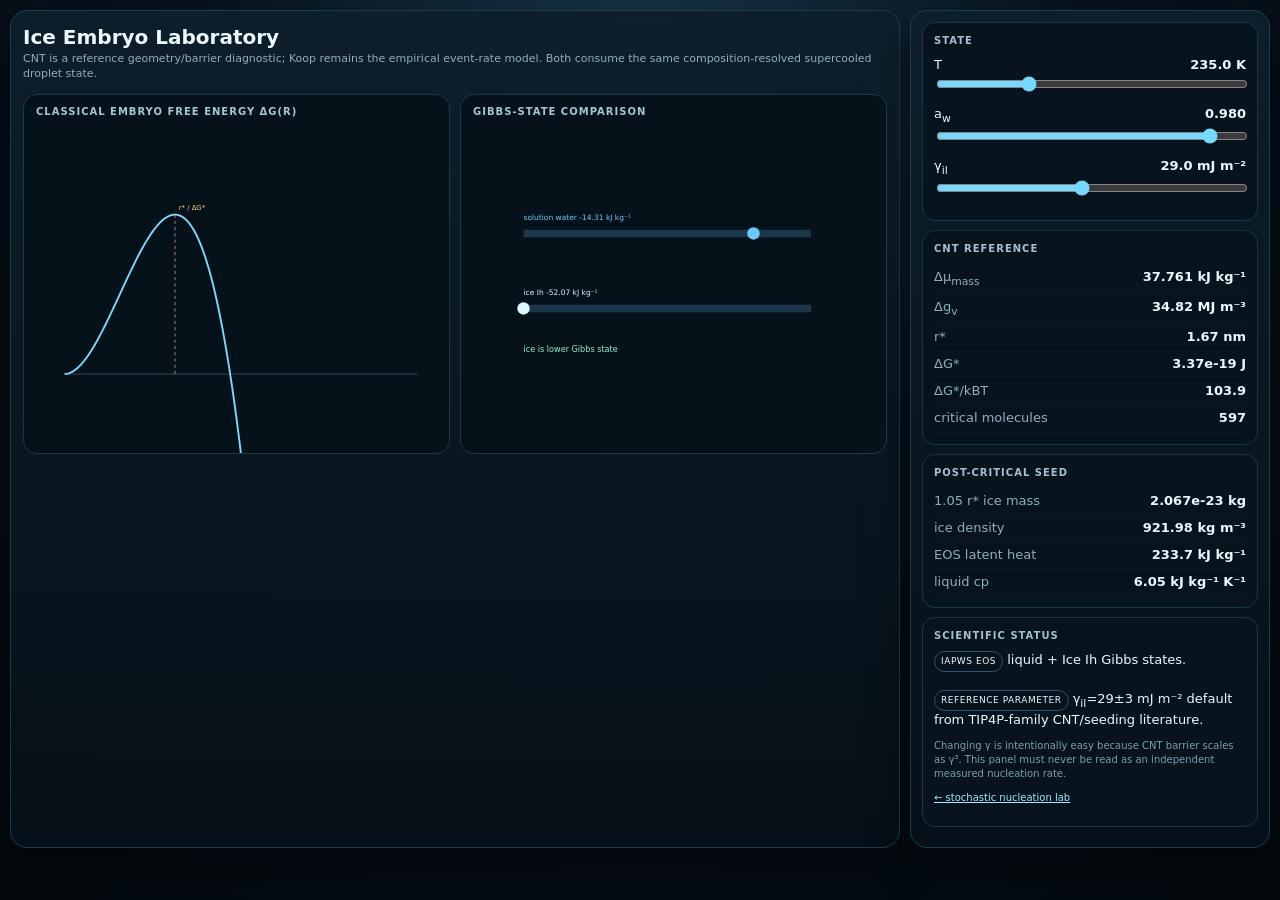
<file: app/embryo.html>
<!doctype html><html lang="en"><head><meta charset="utf-8"><meta name="viewport" content="width=device-width,initial-scale=1"><title>Ice Embryo Laboratory</title><style>:root{--bg:#061019;--p:#0b1822;--l:#214356;--f:#edf8fd;--m:#8faeba;--a:#7ed8ff;--i:#d8f7ff;--w:#ffd18a;--v:#c9baff}*{box-sizing:border-box}html,body{margin:0;background:radial-gradient(circle at 50% 8%,#17394b,#07131d 44%,#03090d);color:var(--f);font:13px/1.4 Inter,system-ui,sans-serif;min-height:100%}body{padding:10px}.app{max-width:1500px;margin:auto;display:grid;grid-template-columns:minmax(0,1fr) 360px;gap:10px}.card{background:linear-gradient(180deg,#0d1f2bf7,#061018fb);border:1px solid #1d3b4d;border-radius:17px;box-shadow:0 15px 45px #0007}.main{padding:12px}.top h1{margin:0;font-size:20px}.sub{font-size:11px;color:var(--m);max-width:850px}.grid{display:grid;grid-template-columns:1fr 1fr;gap:10px;margin-top:12px}.viz{min-height:360px;border:1px solid #19394b;border-radius:14px;background:#06121a;position:relative;overflow:hidden}.viz h3{position:absolute;z-index:3;margin:10px 12px;font-size:10px;text-transform:uppercase;letter-spacing:.1em;color:#a6c5d3}.viz svg{width:100%;height:100%;display:block}.side{padding:11px}.sec{border:1px solid #183646;background:#07141d;border-radius:13px;padding:11px;margin-bottom:9px}.sec h2{margin:0 0 8px;font-size:10px;text-transform:uppercase;letter-spacing:.1em;color:#a2c1cf}.ctl{margin:8px 0}.ctl label{display:flex;justify-content:space-between}.ctl input{width:100%;accent-color:#75d8ff}.kv{display:grid;grid-template-columns:1fr auto;gap:8px;border-bottom:1px solid #ffffff08;padding:4px 0;font-variant-numeric:tabular-nums}.kv span:first-child{color:var(--m)}.note{font-size:10px;color:#7e9dac}.tag{display:inline-block;border:1px solid #2c566b;border-radius:999px;padding:3px 6px;font-size:9px;text-transform:uppercase;letter-spacing:.06em}@media(max-width:900px){.app{grid-template-columns:1fr}.grid{grid-template-columns:1fr}}@media(max-width:560px){body{padding:5px}.viz{min-height:320px}}</style></head><body><div class="app"><main class="card main"><div class="top"><h1>Ice Embryo Laboratory</h1><div class="sub">CNT is a reference geometry/barrier diagnostic; Koop remains the empirical event-rate model. Both consume the same composition-resolved supercooled droplet state.</div></div><div class="grid"><section class="viz"><h3>Classical embryo free energy ΔG(r)</h3><svg id="barrier" viewBox="0 0 680 430"></svg></section><section class="viz"><h3>Gibbs-state comparison</h3><svg id="gibbs" viewBox="0 0 680 430"></svg></section></div></main><aside class="card side"><section class="sec"><h2>State</h2><div class="ctl"><label><span>T</span><b id="To">235 K</b></label><input id="T" type="range" min="225" max="260" step="0.5" value="235"></div><div class="ctl"><label><span>a<sub>w</sub></span><b id="awo">0.980</b></label><input id="aw" type="range" min="0.80" max="1" step="0.001" value="0.98"></div><div class="ctl"><label><span>γ<sub>il</sub></span><b id="go">29 mJ m⁻²</b></label><input id="gamma" type="range" min="15" max="45" step="0.5" value="29"></div></section><section class="sec"><h2>CNT reference</h2><div class="kv"><span>Δμ<sub>mass</sub></span><b id="dmu">—</b></div><div class="kv"><span>Δg<sub>v</sub></span><b id="dgv">—</b></div><div class="kv"><span>r*</span><b id="rstar">—</b></div><div class="kv"><span>ΔG*</span><b id="gstar">—</b></div><div class="kv"><span>ΔG*/kBT</span><b id="kb">—</b></div><div class="kv"><span>critical molecules</span><b id="nmol">—</b></div></section><section class="sec"><h2>Post-critical seed</h2><div class="kv"><span>1.05 r* ice mass</span><b id="mass">—</b></div><div class="kv"><span>ice density</span><b id="rho">—</b></div><div class="kv"><span>EOS latent heat</span><b id="latent">—</b></div><div class="kv"><span>liquid cp</span><b id="cp">—</b></div></section><section class="sec"><h2>Scientific status</h2><span class="tag">IAPWS EOS</span> liquid + Ice Ih Gibbs states.<br><br><span class="tag">reference parameter</span> γ<sub>il</sub>=29±3 mJ m⁻² default from TIP4P-family CNT/seeding literature.<p class="note">Changing γ is intentionally easy because CNT barrier scales as γ³. This panel must never be read as an independent measured nucleation rate.</p><p class="note"><a href="./milestone2.html" style="color:#a8e5ff">← stochastic nucleation lab</a></p></section></aside></div><script type="module">import{cntCriticalEmbryo,postCriticalSeedFromCNT,phaseEnthalpyDifference}from'./solver/embryo.js';const $=x=>document.getElementById(x),NS='http://www.w3.org/2000/svg',el=(t,a={})=>{const n=document.createElementNS(NS,t);for(const[k,v]of Object.entries(a))n.setAttribute(k,v);return n},path=p=>p.map((q,i)=>(i?'L':'M')+q[0].toFixed(2)+' '+q[1].toFixed(2)).join(' ');function draw(){const T=+$('T').value,aw=+$('aw').value,g=+$('gamma').value/1000,c=cntCriticalEmbryo({T,pPa:101325,aw,gammaIl:g}),p=postCriticalSeedFromCNT({T,pPa:101325,aw,totalWaterMass:1e-13,gammaIl:g,radiusFactor:1.05}),h=phaseEnthalpyDifference({T,pPa:101325});$('To').textContent=T.toFixed(1)+' K';$('awo').textContent=aw.toFixed(3);$('go').textContent=(g*1000).toFixed(1)+' mJ m⁻²';$('dmu').textContent=(c.deltaMuMass/1000).toFixed(3)+' kJ kg⁻¹';$('dgv').textContent=(c.deltaGv/1e6).toFixed(2)+' MJ m⁻³';$('rstar').textContent=Number.isFinite(c.criticalRadius)?(c.criticalRadius*1e9).toFixed(2)+' nm':'∞';$('gstar').textContent=Number.isFinite(c.barrierJ)?c.barrierJ.toExponential(2)+' J':'∞';$('kb').textContent=Number.isFinite(c.barrierKBT)?c.barrierKBT.toFixed(1):'∞';$('nmol').textContent=Number.isFinite(c.criticalMolecules)?c.criticalMolecules.toFixed(0):'∞';$('mass').textContent=p.iceMass.toExponential(3)+' kg';$('rho').textContent=c.ice.rho.toFixed(2)+' kg m⁻³';$('latent').textContent=(h.latentHeat/1000).toFixed(1)+' kJ kg⁻¹';$('cp').textContent=(h.liquid.cp/1000).toFixed(2)+' kJ kg⁻¹ K⁻¹';barrier(c);gibbs(c)}function barrier(c){const s=$('barrier');s.replaceChildren();if(!Number.isFinite(c.criticalRadius))return;const x0=65,y0=375,w=565,h=300,rmax=c.criticalRadius*3.2;const rows=[];let max=0;for(let i=0;i<220;i++){const r=rmax*i/219,G=4*Math.PI*r*r*c.gammaIl-4*Math.PI*r**3*c.deltaGv/3;rows.push([r,G]);max=Math.max(max,G)}const X=r=>x0+r/rmax*w,Y=G=>y0-G/max*h*.85;s.append(el('line',{x1:x0,y1:y0,x2:x0+w,y2:y0,stroke:'#42677a'}));s.append(el('path',{d:path(rows.map(([r,G])=>[X(r),Y(G)])),fill:'none',stroke:'#7ed8ff','stroke-width':3}));s.append(el('line',{x1:X(c.criticalRadius),y1:y0,x2:X(c.criticalRadius),y2:Y(c.barrierJ),stroke:'#ffd18a','stroke-dasharray':'5 5'}));const t=el('text',{x:X(c.criticalRadius)+6,y:Y(c.barrierJ)-8,fill:'#ffd18a','font-size':11});t.textContent='r* / ΔG*';s.append(t)}function gibbs(c){const s=$('gibbs');s.replaceChildren();const vals=[['solution water',c.gSolutionWater,'#68cbff'],['ice Ih',c.gIce,'#d8f7ff']],base=Math.min(...vals.map(v=>v[1])),span=Math.max(1,Math.max(...vals.map(v=>v[1]))-base),x0=100,w=460;vals.forEach(([name,g,col],i)=>{const y=150+i*120,x=x0+(g-base)/span*w*.8;s.append(el('line',{x1:x0,y1:y,x2:x0+w,y2:y,stroke:'#19394b','stroke-width':12}));s.append(el('circle',{cx:x,cy:y,r:10,fill:col}));const t=el('text',{x:x0,y:y-22,fill:col,'font-size':12});t.textContent=name+'  '+(g/1000).toFixed(2)+' kJ kg⁻¹';s.append(t)});const d=el('text',{x:100,y:340,fill:c.iceFavored?'#8ef0c5':'#ff9d9d','font-size':13});d.textContent=c.iceFavored?'ice is lower Gibbs state':'ice not favored at this state';s.append(d)}['T','aw','gamma'].forEach(id=>$(id).oninput=draw);draw();</script></body></html>
</file>
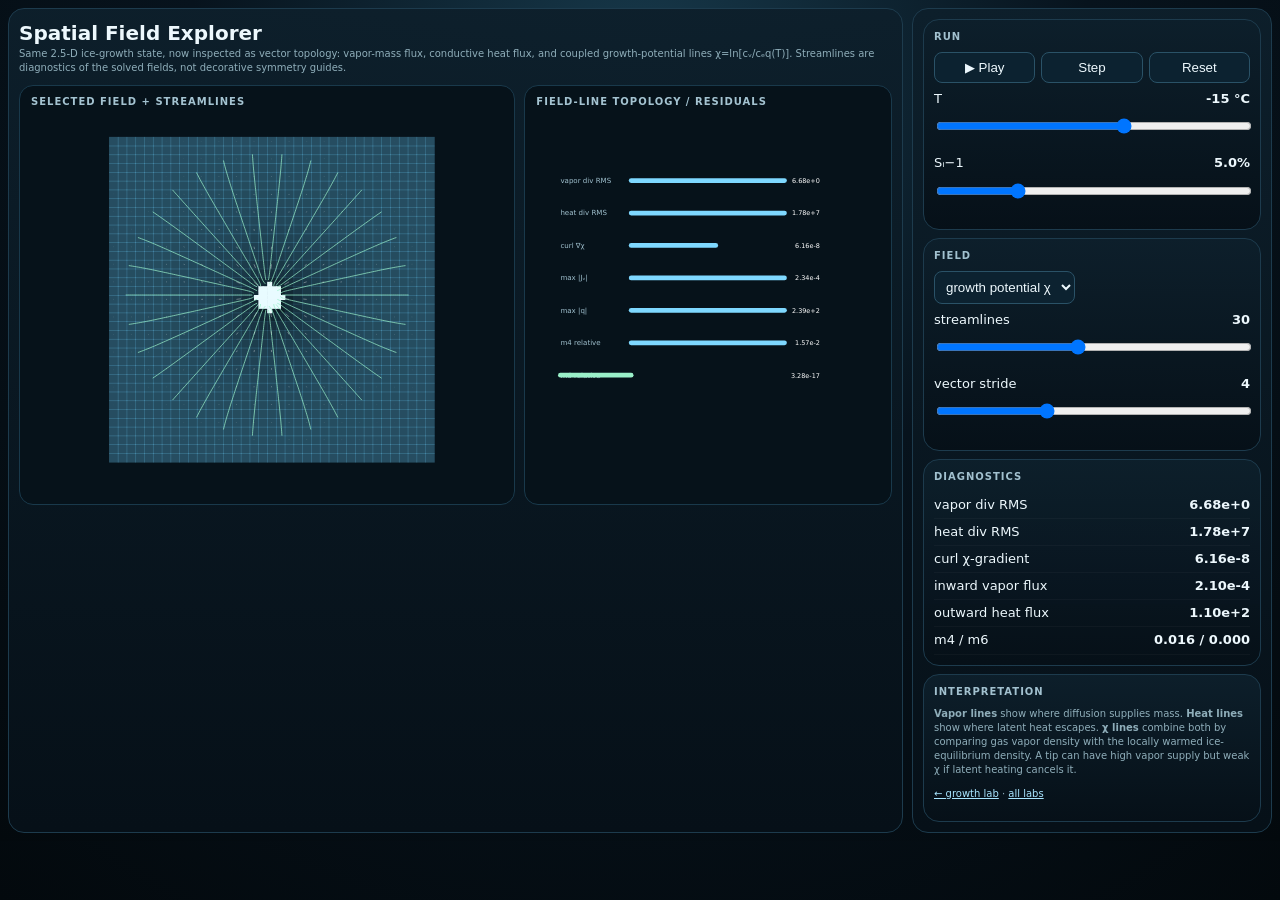
<file: app/fields.html>
<!doctype html><html lang="en"><head><meta charset="utf-8"><meta name="viewport" content="width=device-width,initial-scale=1"><title>Spatial Field Explorer</title><style>:root{--bg:#061019;--p:#0b1822;--l:#214356;--f:#edf8fd;--m:#8faeba;--a:#7ed8ff;--h:#ffd28d;--g:#9af0c9}*{box-sizing:border-box}html,body{margin:0;min-height:100%;background:radial-gradient(circle at 50% 8%,#17394b,#07131d 45%,#03090d);color:var(--f);font:13px/1.4 Inter,system-ui,sans-serif}body{padding:8px}.app{max-width:1700px;margin:auto;display:grid;grid-template-columns:minmax(0,1fr) 360px;gap:9px}.card,.sec{background:linear-gradient(180deg,#0d1f2bf7,#061018fc);border:1px solid #1d3b4d;border-radius:16px}.main{padding:10px}.top h1{margin:0;font-size:20px}.sub,.note{color:var(--m);font-size:10px}.grid{display:grid;grid-template-columns:1.35fr 1fr;gap:9px;margin-top:10px}.viz{min-height:420px;border:1px solid #19394b;border-radius:14px;overflow:hidden;position:relative;background:#06121a}.viz h3{position:absolute;z-index:3;margin:9px 11px;font-size:10px;text-transform:uppercase;letter-spacing:.1em;color:#a4c3d1}.viz svg{width:100%;height:100%;display:block}.side{padding:10px;display:flex;flex-direction:column;gap:8px}.sec{padding:10px}.sec h2{margin:0 0 8px;font-size:10px;text-transform:uppercase;letter-spacing:.1em;color:#a2c1cf}.row{display:flex;gap:6px}.row>*{flex:1}button,select,input{background:#0c2230;color:var(--f);border:1px solid #2a5267;border-radius:8px;padding:7px}.ctl{margin:7px 0}.ctl label{display:flex;justify-content:space-between}.ctl input[type=range]{width:100%}.kv{display:grid;grid-template-columns:1fr auto;gap:8px;padding:4px 0;border-bottom:1px solid #ffffff08;font-variant-numeric:tabular-nums}a{color:#a8e5ff}@media(max-width:950px){.app{grid-template-columns:1fr}.grid{grid-template-columns:1fr}.side{display:grid;grid-template-columns:1fr 1fr}}@media(max-width:600px){body{padding:4px}.side{grid-template-columns:1fr}.viz{min-height:350px}}</style></head><body><div class="app"><main class="card main"><div class="top"><h1>Spatial Field Explorer</h1><div class="sub">Same 2.5-D ice-growth state, now inspected as vector topology: vapor-mass flux, conductive heat flux, and coupled growth-potential lines χ=ln[cᵥ/cₑq(T)]. Streamlines are diagnostics of the solved fields, not decorative symmetry guides.</div></div><div class="grid"><section class="viz"><h3>selected field + streamlines</h3><svg id="field" viewBox="0 0 760 520"></svg></section><section class="viz"><h3>field-line topology / residuals</h3><svg id="diag" viewBox="0 0 620 520"></svg></section></div></main><aside class="card side"><section class="sec"><h2>Run</h2><div class="row"><button id="play">▶ Play</button><button id="step">Step</button><button id="reset">Reset</button></div><div class="ctl"><label><span>T</span><b id="to">−15 °C</b></label><input id="T" type="range" min="-35" max="-2" value="-15"></div><div class="ctl"><label><span>Sᵢ−1</span><b id="so">5.0%</b></label><input id="S" type="range" min="0.5" max="20" step="0.5" value="5"></div></section><section class="sec"><h2>Field</h2><select id="kind"><option value="chi">growth potential χ</option><option value="u">vapor mass flux</option><option value="T">heat flux</option></select><div class="ctl"><label><span>streamlines</span><b id="lo">30</b></label><input id="lines" type="range" min="6" max="60" step="2" value="30"></div><div class="ctl"><label><span>vector stride</span><b id="vo">4</b></label><input id="stride" type="range" min="2" max="8" value="4"></div></section><section class="sec"><h2>Diagnostics</h2><div class="kv"><span>vapor div RMS</span><b id="vd">—</b></div><div class="kv"><span>heat div RMS</span><b id="hd">—</b></div><div class="kv"><span>curl χ-gradient</span><b id="cd">—</b></div><div class="kv"><span>inward vapor flux</span><b id="iv">—</b></div><div class="kv"><span>outward heat flux</span><b id="oh">—</b></div><div class="kv"><span>m4 / m6</span><b id="m46">—</b></div></section><section class="sec"><h2>Interpretation</h2><div class="note"><b>Vapor lines</b> show where diffusion supplies mass. <b>Heat lines</b> show where latent heat escapes. <b>χ lines</b> combine both by comparing gas vapor density with the locally warmed ice-equilibrium density. A tip can have high vapor supply but weak χ if latent heating cancels it.</div><p class="note"><a href="./milestone25.html">← growth lab</a> · <a href="./labs.html">all labs</a></p></section></aside></div><script type="module">import{makeGrowth25DState,resolvedGrowthStep,growthMorphology}from'./solver/growth25d.js';import{seedStreamlines,vaporMassFluxVector,heatFluxVector,growthPotentialVector,fieldResidualDiagnostics,interfaceFluxBudget}from'./solver/fieldlines.js';const $=x=>document.getElementById(x),NS='http://www.w3.org/2000/svg',E=(t,a={})=>{const n=document.createElementNS(NS,t);for(const[k,v]of Object.entries(a))n.setAttribute(k,v);return n},P=p=>p.map((q,i)=>(i?'L':'M')+q[0].toFixed(1)+' '+q[1].toFixed(1)).join(' ');let s,running=false,last=performance.now();function reset(){s=makeGrowth25DState({N:73,dx:.75e-6,seedRadius:2.25e-6,Tinf:+$('T').value+273.15,sigmaInf:+$('S').value/100});running=false;$('play').textContent='▶ Play';for(let i=0;i<5;i++)resolvedGrowthStep(s,.01,{vaporIterations:80,heatIterations:90});render()}function step(dt=.02){resolvedGrowthStep(s,dt,{vaporIterations:55,heatIterations:65});render()}function vf(i,j){const k=$('kind').value;return k==='T'?heatFluxVector(s,i,j):k==='u'?vaporMassFluxVector(s,i,j):growthPotentialVector(s,i,j)}function drawField(){const svg=$('field');svg.replaceChildren();const N=s.N,W=760,H=520,px=Math.min(W,H)/(N+4),ox=W/2-(N-1)*px/2,oy=H/2-(N-1)*px/2,vals=[],kind=$('kind').value;for(let j=0;j<N;j++)for(let i=0;i<N;i++){const k=j*N+i,v=kind==='T'?s.dT[k]:kind==='u'?s.sigma[k]:Math.log(Math.max(1e-12,(1+s.sigma[k])*Math.exp(-s.lastBudget?.Ls/(461.5228*s.Tinf*s.Tinf)*(s.dT[k]||0))));vals.push(v)}const lo=Math.min(...vals),hi=Math.max(...vals),span=Math.max(1e-20,hi-lo);for(let j=0;j<N;j+=2)for(let i=0;i<N;i+=2){const k=j*N+i,v=vals[k],a=.06+.25*(v-lo)/span;svg.append(E('rect',{x:ox+i*px,y:oy+j*px,width:2*px+1,height:2*px+1,fill:`rgba(110,210,255,${a})`}))}for(let j=0;j<N;j++)for(let i=0;i<N;i++){const k=j*N+i;if(s.ice[k]||s.phi[k]>.15)svg.append(E('rect',{x:ox+i*px,y:oy+j*px,width:px+1,height:px+1,fill:'#e8fbff'}))}const lines=seedStreamlines(s,{field:kind,count:+$('lines').value});for(const l of lines){const pts=l.points.map(([x,y])=>[W/2+x/s.dx*px,H/2+y/s.dx*px]);if(pts.length>1)svg.append(E('path',{d:P(pts),fill:'none',stroke:kind==='T'?'#ffd28d':kind==='u'?'#7ed8ff':'#9af0c9','stroke-width':1.4,opacity:.8}))}const stride=+$('stride').value;let vmax=0,vs=[];for(let j=1;j<N-1;j+=stride)for(let i=1;i<N-1;i+=stride){const v=vf(i,j);vmax=Math.max(vmax,v.magnitude);vs.push([i,j,v])}for(const[i,j,v]of vs){if(!v.magnitude)continue;const L=px*1.7*v.magnitude/(vmax||1),x=ox+i*px,y=oy+j*px;svg.append(E('line',{x1:x,y1:y,x2:x+L*v.x/v.magnitude,y2:y+L*v.y/v.magnitude,stroke:'#ffffff88','stroke-width':1}))}}function drawDiag(){const svg=$('diag');svg.replaceChildren();const d=fieldResidualDiagnostics(s),b=interfaceFluxBudget(s),m=growthMorphology(s,120),rows=[['vapor div RMS',d.vaporDivergenceRms],['heat div RMS',d.heatDivergenceRms],['curl ∇χ',d.growthPotentialCurlRms],['max |Jᵥ|',d.maxVaporFlux],['max |q|',d.maxHeatFlux],['m4 relative',m.modes?.[4]?.relative??0],['m6 relative',m.modes?.[6]?.relative??0]];rows.forEach(([name,v],i)=>{const y=70+i*55,t=E('text',{x:60,y,fill:'#9fbfcd','font-size':12});t.textContent=name;svg.append(t);const bar=Math.min(440,60+Math.log10(1+Math.abs(v)*1e12)*55);svg.append(E('line',{x1:180,y1:y-4,x2:bar,y2:y-4,stroke:i===6?'#9af0c9':'#7ed8ff','stroke-width':8,'stroke-linecap':'round'}));const q=E('text',{x:500,y,fill:'#fff','font-size':11,'text-anchor':'end'});q.textContent=Number(v).toExponential(2);svg.append(q)});$('vd').textContent=d.vaporDivergenceRms.toExponential(2);$('hd').textContent=d.heatDivergenceRms.toExponential(2);$('cd').textContent=d.growthPotentialCurlRms.toExponential(2);$('iv').textContent=b.meanInwardVaporFlux.toExponential(2);$('oh').textContent=b.meanOutwardHeatFlux.toExponential(2);$('m46').textContent=(m.modes?.[4]?.relative??0).toFixed(3)+' / '+(m.modes?.[6]?.relative??0).toFixed(3)}function render(){$('to').textContent=(s.Tinf-273.15).toFixed(0)+' °C';$('so').textContent=(100*s.sigmaInf).toFixed(1)+'%';$('lo').textContent=$('lines').value;$('vo').textContent=$('stride').value;drawField();drawDiag()}$('play').onclick=()=>{running=!running;$('play').textContent=running?'❚❚ Pause':'▶ Play'};$('step').onclick=()=>step();$('reset').onclick=reset;for(const id of['kind','lines','stride'])$(id).oninput=render;for(const id of['T','S'])$(id).onchange=reset;function loop(t){const dt=Math.min(.05,(t-last)/1000);last=t;if(running)step(dt);requestAnimationFrame(loop)}reset();requestAnimationFrame(loop);</script></body></html>
</file>
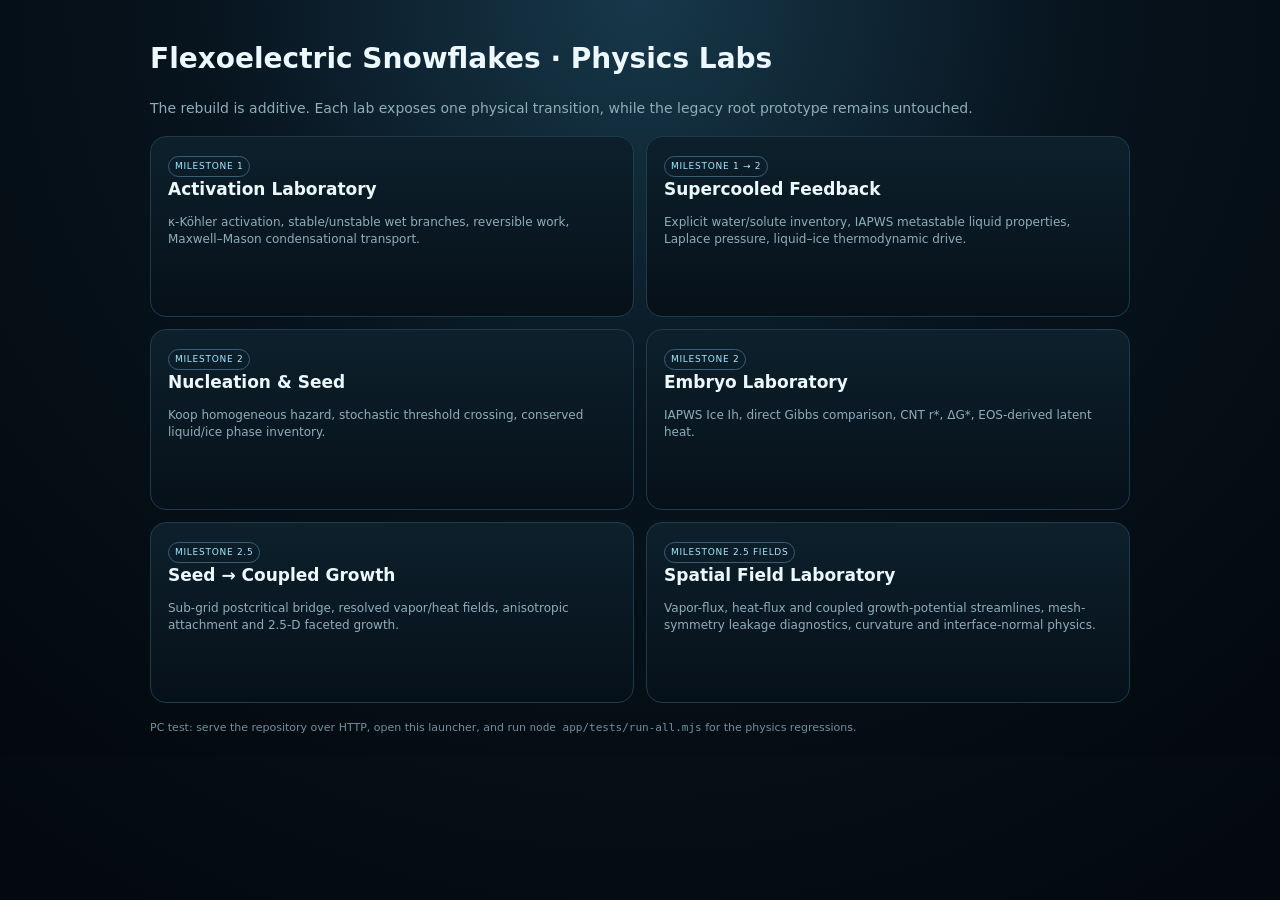
<file: app/labs.html>
<!doctype html><html lang="en"><head><meta charset="utf-8"><meta name="viewport" content="width=device-width,initial-scale=1"><title>Flexoelectric Snowflakes — Physics Labs</title><style>html,body{margin:0;min-height:100%;background:radial-gradient(circle at 50% 0,#17384a,#07131d 45%,#03090d);color:#edf8fd;font:14px/1.45 Inter,system-ui,sans-serif}body{padding:20px}.wrap{max-width:980px;margin:auto}.sub{color:#8faeba}.grid{display:grid;grid-template-columns:repeat(2,minmax(0,1fr));gap:12px;margin-top:18px}.card{display:block;color:inherit;text-decoration:none;background:linear-gradient(180deg,#0d202c,#061019);border:1px solid #1d3c4e;border-radius:16px;padding:17px;min-height:145px}.card:hover{border-color:#5cb9df}.card b{display:block;font-size:17px;margin-bottom:7px}.tag{display:inline-block;font-size:9px;text-transform:uppercase;letter-spacing:.08em;border:1px solid #356078;border-radius:999px;padding:3px 6px;color:#a7e7ff}.card p{color:#8faeba;font-size:12px}.foot{margin-top:17px;color:#718f9e;font-size:11px}@media(max-width:650px){body{padding:8px}.grid{grid-template-columns:1fr}}</style></head><body><div class="wrap"><h1>Flexoelectric Snowflakes · Physics Labs</h1><div class="sub">The rebuild is additive. Each lab exposes one physical transition, while the legacy root prototype remains untouched.</div><div class="grid"><a class="card" href="./index.html"><span class="tag">Milestone 1</span><b>Activation Laboratory</b><p>κ-Köhler activation, stable/unstable wet branches, reversible work, Maxwell–Mason condensational transport.</p></a><a class="card" href="./supercool.html"><span class="tag">Milestone 1 → 2</span><b>Supercooled Feedback</b><p>Explicit water/solute inventory, IAPWS metastable liquid properties, Laplace pressure, liquid–ice thermodynamic drive.</p></a><a class="card" href="./milestone2.html"><span class="tag">Milestone 2</span><b>Nucleation & Seed</b><p>Koop homogeneous hazard, stochastic threshold crossing, conserved liquid/ice phase inventory.</p></a><a class="card" href="./embryo.html"><span class="tag">Milestone 2</span><b>Embryo Laboratory</b><p>IAPWS Ice Ih, direct Gibbs comparison, CNT r*, ΔG*, EOS-derived latent heat.</p></a><a class="card" href="./milestone25.html"><span class="tag">Milestone 2.5</span><b>Seed → Coupled Growth</b><p>Sub-grid postcritical bridge, resolved vapor/heat fields, anisotropic attachment and 2.5-D faceted growth.</p></a><a class="card" href="./spatialfield.html"><span class="tag">Milestone 2.5 fields</span><b>Spatial Field Laboratory</b><p>Vapor-flux, heat-flux and coupled growth-potential streamlines, mesh-symmetry leakage diagnostics, curvature and interface-normal physics.</p></a></div><div class="foot">PC test: serve the repository over HTTP, open this launcher, and run <code>node app/tests/run-all.mjs</code> for the physics regressions.</div></div></body></html>
</file>
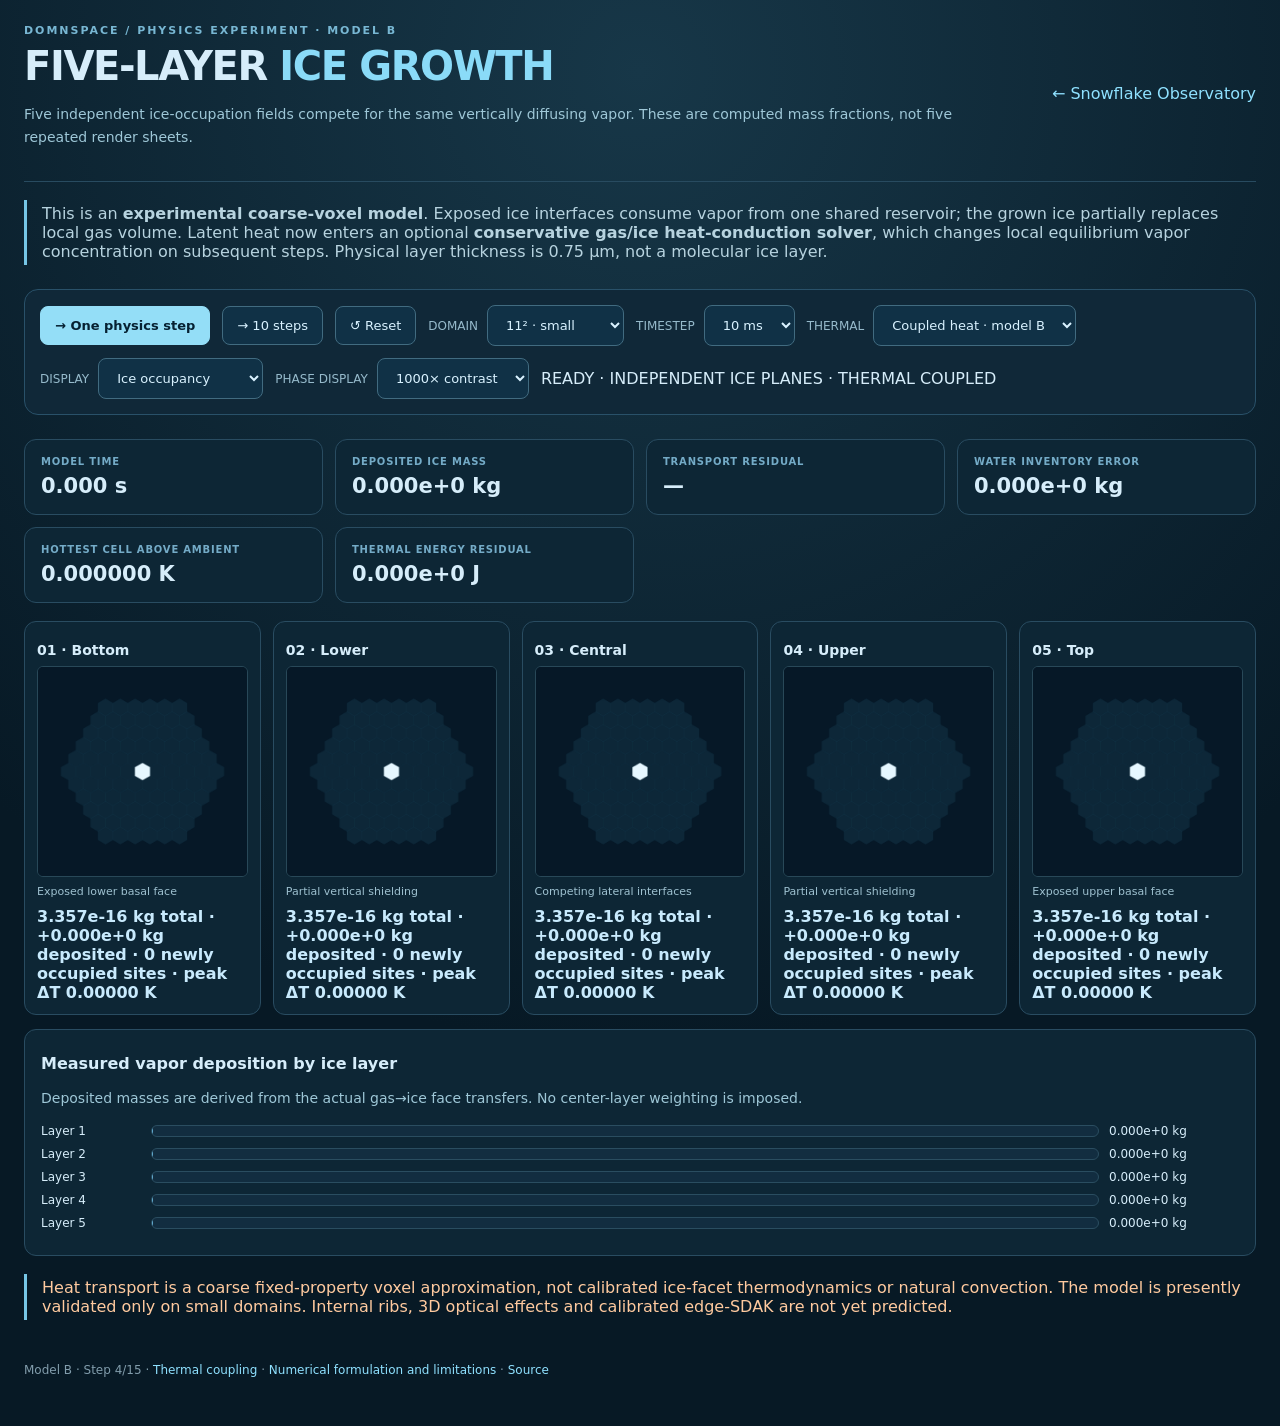
<file: app/layered-lab.html>
<!doctype html>
<html lang="en"><head><meta charset="utf-8"><meta name="viewport" content="width=device-width,initial-scale=1">
<title>Model B / Five-Layer Ice Growth — Snowflake Observatory</title>
<link rel="icon" href="../favicon.svg" type="image/svg+xml">
<style>
:root{color-scheme:dark;font-family:Inter,system-ui,sans-serif;background:#071925;color:#d6edfa}*{box-sizing:border-box}
body{margin:0;background:radial-gradient(circle at 50% 5%,#173748,#071925 65%);min-height:100vh}
main{max-width:1520px;margin:auto;padding:24px}a{color:#8fe1ff;text-decoration:none}
header{display:flex;align-items:center;justify-content:space-between;gap:20px;flex-wrap:wrap;border-bottom:1px solid #284b60;padding-bottom:18px}
.eyebrow{font-size:11px;letter-spacing:.18em;text-transform:uppercase;color:#78b7d3;font-weight:750}
h1{font-size:clamp(24px,4vw,40px);margin:6px 0 10px;font-weight:780;letter-spacing:-.035em}
h2{font-size:16px;margin:8px 0}p{color:#9ec7d7;line-height:1.65;max-width:990px;font-size:14px}
.controls{display:flex;flex-wrap:wrap;gap:12px;align-items:center;margin:24px 0;padding:15px;background:#102838;border:1px solid #295169;border-radius:14px}
button,select{background:#103146;color:#d9f2ff;border:1px solid #416b80;border-radius:8px;padding:11px 14px;font:inherit;font-size:13px;cursor:pointer}
button:hover{background:#21495f}button.primary{background:#94def7;color:#062132;font-weight:800;border-color:#94def7}
button:disabled{opacity:.4;cursor:wait}label{color:#96bacb;font-size:12px;display:flex;gap:9px;align-items:center}
.stats{display:grid;grid-template-columns:repeat(4,minmax(0,1fr));gap:12px;margin:18px 0}
.stat,.pane,.under{background:#0d2635;border:1px solid #294c61;border-radius:12px;padding:16px}
.stat small{display:block;color:#74abc7;font-weight:750;font-size:10px;letter-spacing:.08em}.stat strong{display:block;font-size:21px;margin-top:7px}
.panes{display:grid;grid-template-columns:repeat(5,minmax(0,1fr));gap:12px}
.pane{min-width:0;padding:12px}.pane canvas{width:100%;aspect-ratio:1;background:#071b29;display:block;border:1px solid #284858;border-radius:6px}
.pane h2{font-size:14px}.pane p{font-size:11px;margin:6px 0;color:#9ec1d0}.pane output{font-weight:800;color:#c8eafd}
.under{margin-top:14px}.bar-row{display:grid;grid-template-columns:100px 1fr 130px;gap:10px;align-items:center;margin:9px 0;font-size:12px}
.track{background:#122d40;border:1px solid #2a4d60;height:12px;border-radius:9px;overflow:hidden}.fill{background:linear-gradient(90deg,#2875aa,#a3ebff);height:100%;min-width:1px;width:0}
.note{border-left:3px solid #76c6e6;padding:4px 15px;margin:18px 0;color:#b7d3df}.warn{color:#ffca9f}
footer{padding:25px 0;color:#829dac;font-size:12px}.result{font-size:12px;color:#a0d8d6}
@media(max-width:980px){.panes{grid-template-columns:repeat(3,minmax(0,1fr))}.stats{grid-template-columns:repeat(2,1fr)}}
@media(max-width:600px){.panes{grid-template-columns:repeat(2,minmax(0,1fr))}.bar-row{grid-template-columns:55px 1fr 90px}main{padding:12px}}
</style>
<script type="module" src="./layered-lab.js"></script>
</head><body><main>
<header><div><div class="eyebrow">DOMNSPACE / PHYSICS EXPERIMENT · MODEL B</div>
<h1>FIVE-LAYER <span style="color:#8adbf8">ICE GROWTH</span></h1>
<p>Five independent ice-occupation fields compete for the same vertically diffusing vapor. These are computed mass fractions, not five repeated render sheets.</p></div><a href="../index.html">← Snowflake Observatory</a></header>
<div class="note">This is an <strong>experimental coarse-voxel model</strong>. Exposed ice interfaces consume vapor from one shared reservoir; the grown ice partially replaces local gas volume. Latent heat now enters an optional <strong>conservative gas/ice heat-conduction solver</strong>, which changes local equilibrium vapor concentration on subsequent steps. Physical layer thickness is 0.75 µm, not a molecular ice layer.</div>
<div class="controls">
<button class="primary" type="button" id="step">→ One physics step</button>
<button id="step10" type="button">→ 10 steps</button>
<button id="reset" type="button">↺ Reset</button>
<label>DOMAIN <select id="grid"><option value="11">11² · small</option><option value="15">15² · detailed</option><option value="21">21² · slower</option></select></label>
<label>TIMESTEP <select id="dt"><option value=".002">2 ms</option><option value=".01" selected>10 ms</option><option value=".02">20 ms</option></select></label>
<label>THERMAL <select id="thermalMode"><option value="coupled" selected>Coupled heat · model B</option><option value="off">No heat · control</option></select></label>
<label>DISPLAY <select id="mapMode"><option value="ice">Ice occupancy</option><option value="temperature">ΔT [K] · heat map</option></select></label>
<label>PHASE DISPLAY <select id="gain"><option value="1">1× physical</option><option value="100">100× contrast</option><option value="1000" selected>1000× contrast</option></select></label>
<output id="status" role="status">INITIALIZING PHYSICS</output>
</div>
<div class="stats">
<div class="stat"><small>MODEL TIME</small><strong id="time">—</strong></div>
<div class="stat"><small>DEPOSITED ICE MASS</small><strong id="ice">—</strong></div>
<div class="stat"><small>TRANSPORT RESIDUAL</small><strong id="residual">—</strong></div>
<div class="stat"><small>WATER INVENTORY ERROR</small><strong id="balance">—</strong></div>
<div class="stat"><small>HOTTEST CELL ABOVE AMBIENT</small><strong id="maxTemp">—</strong></div>
<div class="stat"><small>THERMAL ENERGY RESIDUAL</small><strong id="heatBalance">—</strong></div>
</div>
<section class="panes" id="planes">
<div class="pane"><h2>01 · Bottom</h2><canvas id="layer0" width="240" height="240"></canvas><p>Exposed lower basal face</p><output id="mass0">—</output></div>
<div class="pane"><h2>02 · Lower</h2><canvas id="layer1" width="240" height="240"></canvas><p>Partial vertical shielding</p><output id="mass1">—</output></div>
<div class="pane"><h2>03 · Central</h2><canvas id="layer2" width="240" height="240"></canvas><p>Competing lateral interfaces</p><output id="mass2">—</output></div>
<div class="pane"><h2>04 · Upper</h2><canvas id="layer3" width="240" height="240"></canvas><p>Partial vertical shielding</p><output id="mass3">—</output></div>
<div class="pane"><h2>05 · Top</h2><canvas id="layer4" width="240" height="240"></canvas><p>Exposed upper basal face</p><output id="mass4">—</output></div>
</section>
<section class="under"><h2>Measured vapor deposition by ice layer</h2><p>Deposited masses are derived from the actual gas→ice face transfers. No center-layer weighting is imposed.</p>
<div id="bars"></div></section>
<div class="note warn" id="limitation">Heat transport is a coarse fixed-property voxel approximation, not calibrated ice-facet thermodynamics or natural convection. The model is presently validated only on small domains. Internal ribs, 3D optical effects and calibrated edge-SDAK are not yet predicted.</div>
<footer>Model B · Step 4/15 · <a href="../FIVE_LAYER_THERMAL.md">Thermal coupling</a> · <a href="../FIVE_LAYER_MODEL_B.md">Numerical formulation and limitations</a> · <a href="https://github.com/DomnSpace/Flexoelectric-Snowflakes">Source</a></footer>
</main></body></html>
</file>
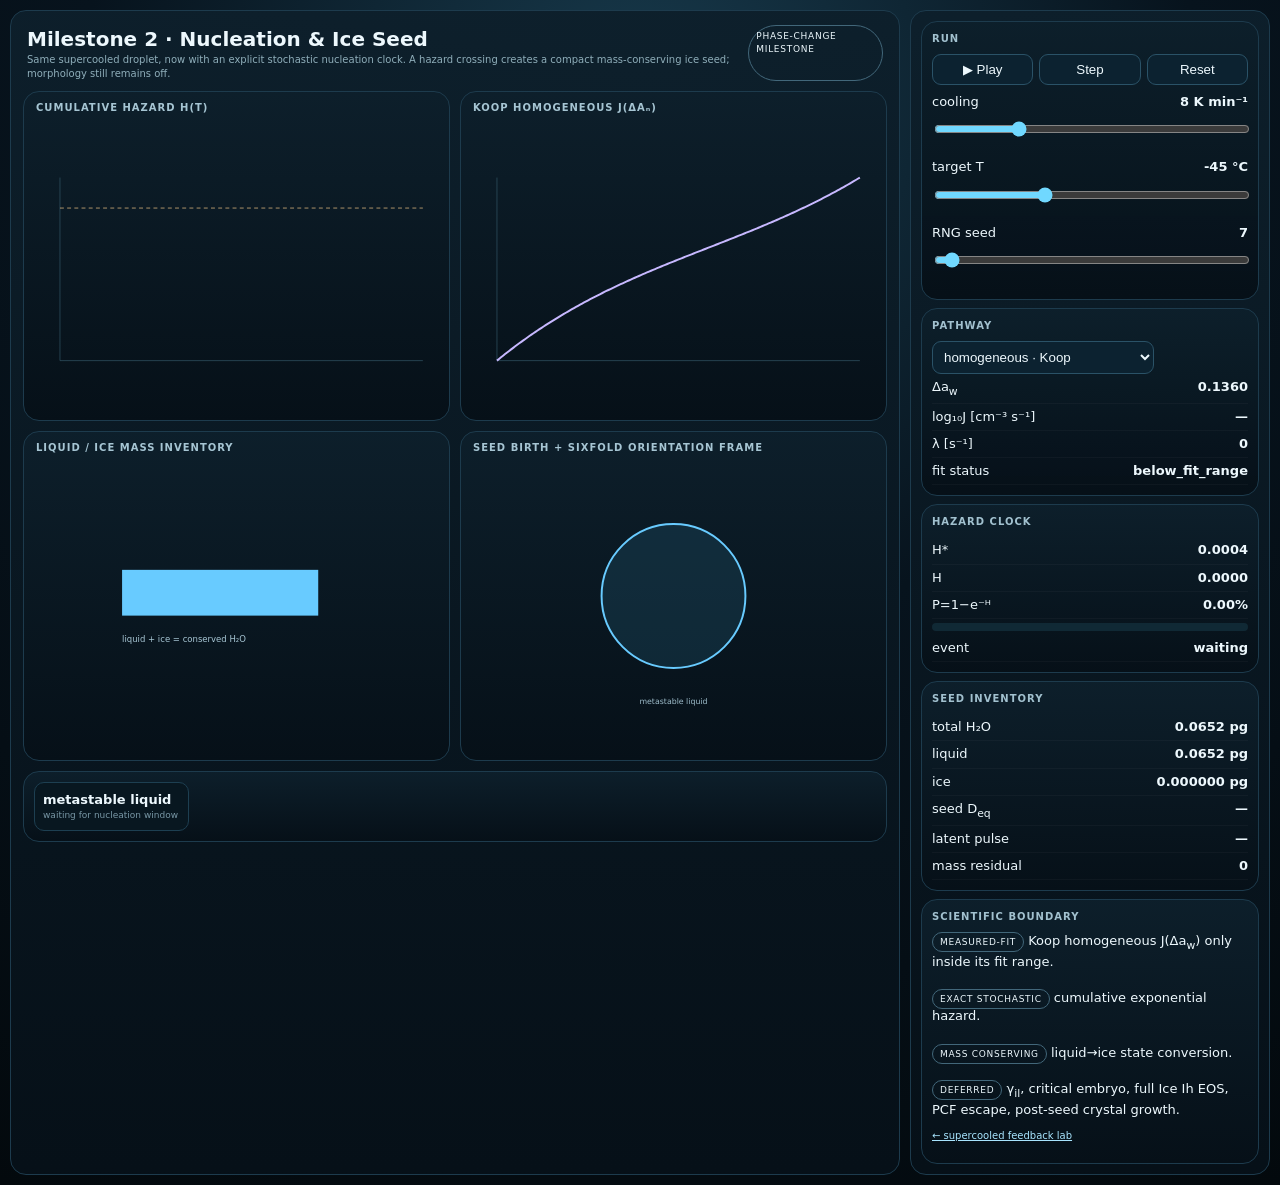
<file: app/milestone2.html>
<!doctype html><html lang="en"><head><meta charset="utf-8"><meta name="viewport" content="width=device-width,initial-scale=1"><title>Milestone 2 — Nucleation & Ice Seed</title><style>
:root{--bg:#061019;--p:#0b1822;--l:#214356;--fg:#edf8fd;--m:#8faeba;--ice:#dff8ff;--water:#68cbff;--warm:#ffd28d;--good:#8ef0c5;--violet:#c7b8ff}*{box-sizing:border-box}html,body{margin:0;min-height:100%;background:radial-gradient(circle at 50% 8%,#17394b,#07131d 44%,#03090d);color:var(--fg);font:13px/1.4 Inter,system-ui,sans-serif}body{padding:10px}.app{max-width:1650px;margin:auto;display:grid;grid-template-columns:minmax(0,1fr) 360px;gap:10px}.card,.sec,.viz,.events{background:linear-gradient(180deg,#0d1f2bf7,#061018fc);border:1px solid #1d3b4d;border-radius:16px}.main{padding:12px}.top{display:flex;justify-content:space-between;gap:12px;margin:2px 4px 10px}.top h1{margin:0;font-size:20px}.sub,.note{color:var(--m);font-size:10px}.tag,.pill{font-size:9px;text-transform:uppercase;letter-spacing:.08em;padding:4px 7px;border:1px solid #42677a;border-radius:999px}.grid{display:grid;grid-template-columns:1fr 1fr;gap:10px}.viz{position:relative;min-height:330px;overflow:hidden}.viz h3{position:absolute;z-index:2;left:12px;top:9px;margin:0;font-size:10px;text-transform:uppercase;letter-spacing:.1em;color:#a6c5d3}.viz svg{width:100%;height:100%;display:block}.events{margin-top:10px;padding:10px;display:flex;gap:8px;overflow:auto}.event{min-width:155px;padding:8px;border:1px solid #1d3f51;border-radius:10px;background:#081720}.event span{display:block;color:#7897a5;font-size:9px}.side{padding:10px;display:flex;flex-direction:column;gap:8px}.sec{padding:10px}.sec h2{margin:0 0 8px;font-size:10px;text-transform:uppercase;letter-spacing:.1em;color:#a2c1cf}.row{display:flex;gap:6px}.row>*{flex:1}button,select,input{background:#0c2230;color:var(--fg);border:1px solid #2a5267;border-radius:9px;padding:7px}button{cursor:pointer}.ctrl{margin:8px 0}.ctrl label{display:flex;justify-content:space-between}.ctrl input[type=range]{width:100%;accent-color:#70d8ff}.kv{display:grid;grid-template-columns:1fr auto;gap:8px;padding:4px 0;border-bottom:1px solid #ffffff08}.meter{height:8px;background:#102935;border-radius:99px;overflow:hidden;margin:4px 0}.meter i{display:block;height:100%;background:linear-gradient(90deg,#6bd4ff,#d9f7ff)}a{color:#a8e5ff}.good{color:var(--good)}.warm{color:var(--warm)}@media(max-width:950px){.app{grid-template-columns:1fr}.grid{grid-template-columns:1fr}.side{display:grid;grid-template-columns:1fr 1fr}}@media(max-width:600px){body{padding:5px}.side{grid-template-columns:1fr}.tag{display:none}}
</style></head><body><div class="app"><main class="card main"><div class="top"><div><h1>Milestone 2 · Nucleation & Ice Seed</h1><div class="sub">Same supercooled droplet, now with an explicit stochastic nucleation clock. A hazard crossing creates a compact mass-conserving ice seed; morphology still remains off.</div></div><div class="tag">phase-change milestone</div></div><div class="grid"><section class="viz"><h3>cumulative hazard H(t)</h3><svg id="haz" viewBox="0 0 650 410"></svg></section><section class="viz"><h3>Koop homogeneous J(Δaₙ)</h3><svg id="rate" viewBox="0 0 650 410"></svg></section><section class="viz"><h3>liquid / ice mass inventory</h3><svg id="mass" viewBox="0 0 650 410"></svg></section><section class="viz"><h3>seed birth + sixfold orientation frame</h3><svg id="seedviz" viewBox="0 0 650 410"></svg></section></div><div id="events" class="events"></div></main><aside class="card side"><section class="sec"><h2>Run</h2><div class="row"><button id="play">▶ Play</button><button id="step">Step</button><button id="reset">Reset</button></div><div class="ctrl"><label><span>cooling</span><b id="coolout">8 K min⁻¹</b></label><input id="cool" type="range" min="1" max="30" value="8"></div><div class="ctrl"><label><span>target T</span><b id="tout">−45 °C</b></label><input id="target" type="range" min="-55" max="-25" value="-45"></div><div class="ctrl"><label><span>RNG seed</span><b id="rngout">7</b></label><input id="rng" type="range" min="1" max="999" value="7"></div></section><section class="sec"><h2>Pathway</h2><select id="path"><option value="homogeneous">homogeneous · Koop</option><option value="immersion">immersion · calibration required</option><option value="pcf">PCF · pore model required</option></select><div class="kv"><span>Δa<sub>w</sub></span><b id="daw">—</b></div><div class="kv"><span>log₁₀J [cm⁻³ s⁻¹]</span><b id="logj">—</b></div><div class="kv"><span>λ [s⁻¹]</span><b id="lambda">—</b></div><div class="kv"><span>fit status</span><b id="fit">—</b></div></section><section class="sec"><h2>Hazard clock</h2><div class="kv"><span>H*</span><b id="ht">—</b></div><div class="kv"><span>H</span><b id="hc">—</b></div><div class="kv"><span>P=1−e⁻ᴴ</span><b id="prob">—</b></div><div class="meter"><i id="pbar"></i></div><div class="kv"><span>event</span><b id="nuc">waiting</b></div></section><section class="sec"><h2>Seed inventory</h2><div class="kv"><span>total H₂O</span><b id="mt">—</b></div><div class="kv"><span>liquid</span><b id="ml">—</b></div><div class="kv"><span>ice</span><b id="mi">—</b></div><div class="kv"><span>seed D<sub>eq</sub></span><b id="di">—</b></div><div class="kv"><span>latent pulse</span><b id="lh">—</b></div><div class="kv"><span>mass residual</span><b id="mr">—</b></div></section><section class="sec"><h2>Scientific boundary</h2><span class="pill">measured-fit</span> Koop homogeneous J(Δa<sub>w</sub>) only inside its fit range.<br><br><span class="pill">exact stochastic</span> cumulative exponential hazard.<br><br><span class="pill">mass conserving</span> liquid→ice state conversion.<br><br><span class="pill">deferred</span> γ<sub>il</sub>, critical embryo, full Ice Ih EOS, PCF escape, post-seed crystal growth.<p class="note"><a href="./supercool.html">← supercooled feedback lab</a></p></section></aside></div><script type="module">
import {saturationVaporPressureWaterMK} from './solver/thermo.js';import {soluteInventoryFromDryParticle,waterMassFromWetDiameter,integrateWaterMassStep} from './solver/composition.js';import {supercooledState} from './solver/supercool.js';import {koopHomogeneousRate,makeNucleationClock,advanceHazardClock,freezingProbabilityFromHazard} from './solver/nucleation.js';import {makeMassConservingIceSeed,makeHexagonalSeedFrame} from './solver/ice-seed.js';
const $=id=>document.getElementById(id),NS='http://www.w3.org/2000/svg',Dd=80e-9,inv=soluteInventoryFromDryParticle(Dd);const E=(t,a={})=>{const n=document.createElementNS(NS,t);Object.entries(a).forEach(([k,v])=>n.setAttribute(k,v));return n},Path=p=>p.map((q,i)=>(i?'L':'M')+q[0].toFixed(2)+' '+q[1].toFixed(2)).join(' ');let running=false,last=performance.now(),s;
function reset(){const T0=258.15,w=waterMassFromWetDiameter({D:5e-6,Dd,T:T0,inventory:inv});s={t:0,T:T0,target:+$('target').value+273.15,cooling:+$('cool').value,waterMass:w.waterMass,e0:saturationVaporPressureWaterMK(T0),clock:makeNucleationClock(+$('rng').value),seed:null,traj:[],events:[]};running=false;$('play').textContent='▶ Play';record(true);render()}
function current(){const Sw=s.e0/saturationVaporPressureWaterMK(s.T);const q=supercooledState({T:s.T,ambientSw:Sw,Dd,waterMass:s.waterMass,inventory:inv}),r=koopHomogeneousRate(q.deltaAw),V=q.waterMass/q.liquidProperties.rho,lambda=r.Jm3s? r.Jm3s*V:0;return{q,r,V,lambda}}
function event(k,label){if(!s.events.some(e=>e.k===k))s.events.push({k,label,t:s.t,T:s.T})}
function record(force=false){const c=current(),prev=s.traj.at(-1);if(force||!prev||s.t-prev.t>.12)s.traj.push({t:s.t,T:s.T,H:s.clock.cumulativeHazard,...c});if(c.r.valid)event('fit','entered Koop fitted J range');return c}
function physicsStep(dt){s.t+=dt;s.T=Math.max(s.target,s.T-s.cooling*dt/60);const g=integrateWaterMassStep({waterMass:s.waterMass,Dd,T:s.T,vaporPressure:s.e0,inventory:inv,dt});s.waterMass=g.waterMass;const c=current();if($('path').value==='homogeneous')advanceHazardClock(s.clock,c.lambda,dt,s.t,'homogeneous');if(s.clock.crossed&&!s.seed){s.seed=makeMassConservingIceSeed({waterMass:s.waterMass,inventory:inv,T:s.T,pathway:'homogeneous',t:s.t,seedMassFraction:1e-4});event('nuc','stochastic threshold crossed');event('seed','compact ice seed born')}record();render()}
function axes(svg,x,y,w,h){svg.append(E('line',{x1:x,y1:y,x2:x+w,y2:y,stroke:'#35596b'}));svg.append(E('line',{x1:x,y1:y,x2:x,y2:y-h,stroke:'#35596b'}))}
function hazardPlot(){const svg=$('haz');svg.replaceChildren();const x=55,y=365,w=555,h=280;axes(svg,x,y,w,h);const mt=Math.max(10,s.t),mh=Math.max(1e-6,s.clock.threshold*1.2,...s.traj.map(z=>z.H));const X=t=>x+t/mt*w,Y=H=>y-H/mh*h;svg.append(E('line',{x1:x,y1:Y(s.clock.threshold),x2:x+w,y2:Y(s.clock.threshold),stroke:'#ffd28d','stroke-dasharray':'6 5'}));if(s.traj.length>1)svg.append(E('path',{d:Path(s.traj.map(z=>[X(z.t),Y(z.H)])),fill:'none',stroke:'#68cbff','stroke-width':3}))}
function ratePlot(){const svg=$('rate');svg.replaceChildren();const x=55,y=365,w=555,h=280;axes(svg,x,y,w,h);const d=[];for(let i=0;i<180;i++){const a=.255+i*.09/179,r=koopHomogeneousRate(a,{allowExtrapolation:true});d.push({a,l:r.log10Jcm3s})}const lo=Math.min(...d.map(z=>z.l)),hi=Math.max(...d.map(z=>z.l)),X=a=>x+(a-.255)/.09*w,Y=l=>y-(l-lo)/(hi-lo)*h;svg.append(E('path',{d:Path(d.map(z=>[X(z.a),Y(z.l)])),fill:'none',stroke:'#c7b8ff','stroke-width':3}));const c=current();if(Number.isFinite(c.r.log10Jcm3s))svg.append(E('circle',{cx:X(c.q.deltaAw),cy:Y(c.r.log10Jcm3s),r:6,fill:'#fff'}))}
function massPlot(){const svg=$('mass');svg.replaceChildren();const total=s.seed?.totalWaterMass??s.waterMass,liq=s.seed?.liquidWaterMass??s.waterMass,ice=s.seed?.iceMass??0,scale=total?300/total:0;svg.append(E('rect',{x:150,y:165,width:liq*scale,height:70,fill:'#68cbff'}));svg.append(E('rect',{x:150+liq*scale,y:165,width:ice*scale,height:70,fill:'#dff8ff'}));const t=E('text',{x:150,y:275,fill:'#a8c7d5','font-size':13});t.textContent='liquid + ice = conserved H₂O';svg.append(t)}
function seedPlot(){const svg=$('seedviz');svg.replaceChildren();const cx=325,cy=205,R=110;svg.append(E('circle',{cx,cy,r:R,fill:'#20516a55',stroke:'#68cbff','stroke-width':3}));if(s.seed){const r=Math.max(8,Math.min(55,Math.cbrt(s.seed.iceMassFraction)*120));svg.append(E('circle',{cx,cy,r,fill:'#e8fbff',stroke:'#fff','stroke-width':2}));for(const n of makeHexagonalSeedFrame(r+20).prismNormals)svg.append(E('line',{x1:cx,y1:cy,x2:cx+(r+45)*n.x,y2:cy+(r+45)*n.y,stroke:'#bdefff','stroke-width':2,'stroke-dasharray':'4 4'}))}const t=E('text',{x:cx,y:370,fill:'#9ebdcb','font-size':12,'text-anchor':'middle'});t.textContent=s.seed?'compact seed; orientation only':'metastable liquid';svg.append(t)}
function render(){const c=current();hazardPlot();ratePlot();massPlot();seedPlot();$('coolout').textContent=s.cooling+' K min⁻¹';$('tout').textContent=(s.target-273.15).toFixed(0)+' °C';$('rngout').textContent=$('rng').value;$('daw').textContent=c.q.deltaAw.toFixed(4);$('logj').textContent=Number.isFinite(c.r.log10Jcm3s)?c.r.log10Jcm3s.toFixed(2):'—';$('lambda').textContent=c.lambda?c.lambda.toExponential(2):'0';$('fit').textContent=$('path').value==='homogeneous'?c.r.status:$('path').value==='immersion'?'material calibration required':'pore geometry required';$('ht').textContent=s.clock.threshold.toFixed(4);$('hc').textContent=s.clock.cumulativeHazard.toFixed(4);const p=freezingProbabilityFromHazard(s.clock.cumulativeHazard);$('prob').textContent=(100*p).toFixed(2)+'%';$('pbar').style.width=(100*p).toFixed(1)+'%';$('nuc').textContent=s.seed?'YES · homogeneous':'waiting';$('nuc').className=s.seed?'good':'';$('mt').textContent=((s.seed?.totalWaterMass??s.waterMass)*1e12).toFixed(4)+' pg';$('ml').textContent=((s.seed?.liquidWaterMass??s.waterMass)*1e12).toFixed(4)+' pg';$('mi').textContent=((s.seed?.iceMass??0)*1e12).toFixed(6)+' pg';$('di').textContent=s.seed?(s.seed.equivalentDiameter*1e9).toFixed(2)+' nm':'—';$('lh').textContent=s.seed?s.seed.latentHeatReleased.toExponential(3)+' J':'—';$('mr').textContent=s.seed?s.seed.massResidual.toExponential(2)+' kg':'0';$('events').innerHTML=s.events.map(e=>`<div class="event"><b>${e.label}</b><span>${e.t.toFixed(2)} s · ${(e.T-273.15).toFixed(1)} °C</span></div>`).join('')||'<div class="event"><b>metastable liquid</b><span>waiting for nucleation window</span></div>'}
function frame(n){const dt=Math.min(.08,(n-last)/1000);last=n;if(running)physicsStep(dt);requestAnimationFrame(frame)}$('play').onclick=()=>{running=!running;$('play').textContent=running?'⏸ Pause':'▶ Play'};$('step').onclick=()=>physicsStep(.1);$('reset').onclick=reset;$('cool').oninput=e=>{s.cooling=+e.target.value;render()};$('target').oninput=e=>{s.target=+e.target.value+273.15;render()};$('rng').onchange=reset;$('path').onchange=()=>{if($('path').value!=='homogeneous')running=false;render()};reset();requestAnimationFrame(frame);
</script></body></html>
</file>
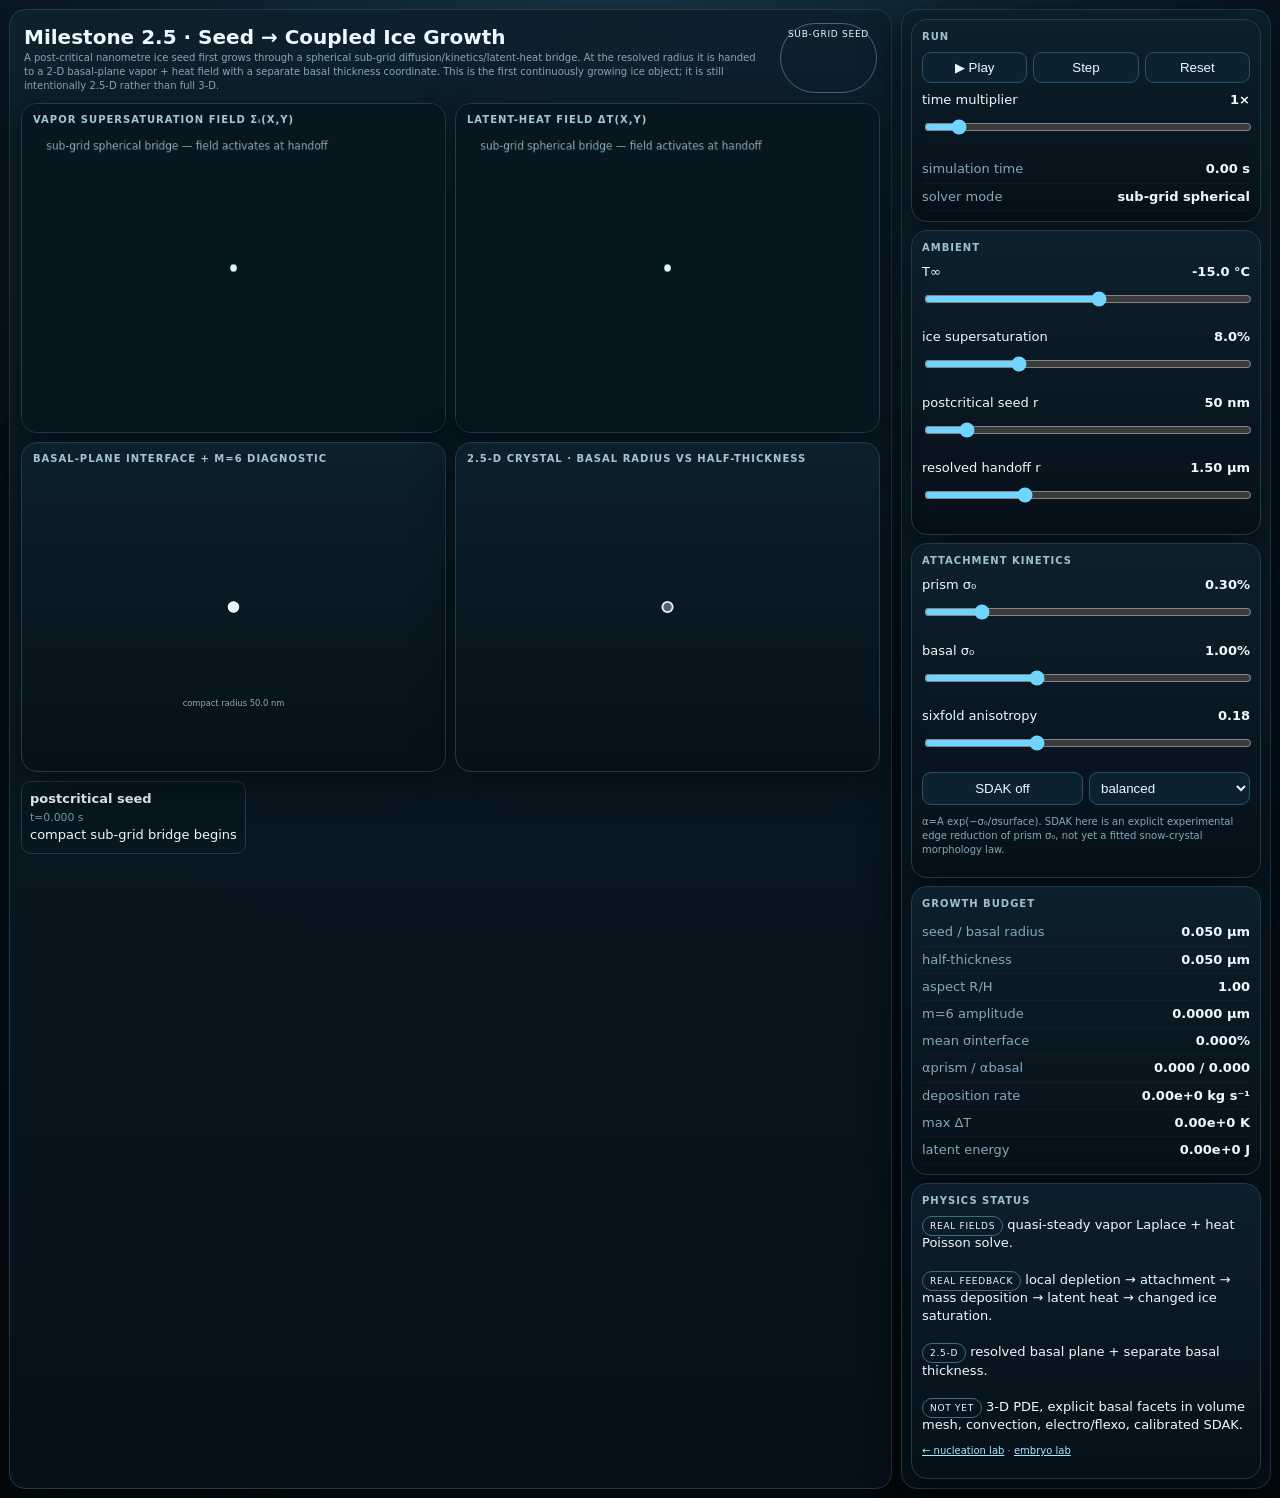
<file: app/milestone25.html>
<!doctype html><html lang="en"><head><meta charset="utf-8"><meta name="viewport" content="width=device-width,initial-scale=1"><title>Milestone 2.5 — Seed to Coupled Growth</title><style>
:root{--bg:#051018;--p:#0b1a24;--line:#204255;--fg:#edf9fe;--muted:#86a8b8;--ice:#dff8ff;--blue:#6fd5ff;--warm:#ffd18c;--good:#8df1c4;--bad:#ff9b9b;--violet:#cabaff}*{box-sizing:border-box}html,body{margin:0;min-height:100%;background:radial-gradient(circle at 48% 6%,#173a4c,#07131d 45%,#03090d);color:var(--fg);font:13px/1.4 Inter,system-ui,sans-serif}body{padding:9px}.app{max-width:1720px;margin:auto;display:grid;grid-template-columns:minmax(0,1fr) 370px;gap:9px}.card,.sec,.viz{background:linear-gradient(180deg,#0d202cf8,#061019fc);border:1px solid #1d3c4e;border-radius:16px;box-shadow:0 12px 40px #0007}.main{padding:11px}.top{display:flex;justify-content:space-between;gap:12px;margin:2px 3px 10px}.top h1{margin:0;font-size:20px}.sub,.note{font-size:10px;color:var(--muted);max-width:930px}.tag,.pill{font-size:9px;text-transform:uppercase;letter-spacing:.08em;padding:4px 7px;border:1px solid #3e6b82;border-radius:999px;white-space:nowrap}.grid{display:grid;grid-template-columns:1fr 1fr;gap:9px}.viz{position:relative;min-height:330px;overflow:hidden}.viz h3{position:absolute;z-index:2;margin:9px 11px;font-size:10px;text-transform:uppercase;letter-spacing:.1em;color:#a4c5d4}.viz canvas,.viz svg{width:100%;height:100%;display:block}.side{padding:9px;display:flex;flex-direction:column;gap:8px}.sec{padding:10px}.sec h2{margin:0 0 8px;font-size:10px;text-transform:uppercase;letter-spacing:.1em;color:#9fc0ce}.row{display:flex;gap:6px}.row>*{flex:1}button,input,select{background:#0c2230;color:var(--fg);border:1px solid #2a5267;border-radius:9px;padding:7px}button{cursor:pointer}.ctrl{margin:8px 0}.ctrl label{display:flex;justify-content:space-between;gap:8px}.ctrl input[type=range]{width:100%;accent-color:#6fd5ff}.kv{display:grid;grid-template-columns:1fr auto;gap:8px;padding:4px 0;border-bottom:1px solid #ffffff08;font-variant-numeric:tabular-nums}.kv span:first-child{color:var(--muted)}.good{color:var(--good)}.warm{color:var(--warm)}.bad{color:var(--bad)}a{color:#a8e8ff}.timeline{display:flex;gap:7px;overflow:auto;margin-top:9px}.evt{min-width:155px;padding:8px;border:1px solid #1c3c4d;border-radius:10px;background:#071720}.evt b{display:block}.evt small{color:#7898a7}@media(max-width:980px){.app{grid-template-columns:1fr}.side{display:grid;grid-template-columns:1fr 1fr}.grid{grid-template-columns:1fr}}@media(max-width:600px){body{padding:4px}.side{grid-template-columns:1fr}.tag{display:none}.viz{min-height:300px}}
</style></head><body><div class="app"><main class="card main"><div class="top"><div><h1>Milestone 2.5 · Seed → Coupled Ice Growth</h1><div class="sub">A post-critical nanometre ice seed first grows through a spherical sub-grid diffusion/kinetics/latent-heat bridge. At the resolved radius it is handed to a 2-D basal-plane vapor + heat field with a separate basal thickness coordinate. This is the first continuously growing ice object; it is still intentionally 2.5-D rather than full 3-D.</div></div><div id="modeTag" class="tag">sub-grid seed</div></div><div class="grid"><section class="viz"><h3>vapor supersaturation field σᵢ(x,y)</h3><canvas id="vapor" width="520" height="360"></canvas></section><section class="viz"><h3>latent-heat field ΔT(x,y)</h3><canvas id="heat" width="520" height="360"></canvas></section><section class="viz"><h3>basal-plane interface + m=6 diagnostic</h3><svg id="shape" viewBox="0 0 660 420"></svg></section><section class="viz"><h3>2.5-D crystal · basal radius vs half-thickness</h3><svg id="profile" viewBox="0 0 660 420"></svg></section></div><div id="timeline" class="timeline"></div></main><aside class="card side"><section class="sec"><h2>Run</h2><div class="row"><button id="play">▶ Play</button><button id="step">Step</button><button id="reset">Reset</button></div><div class="ctrl"><label><span>time multiplier</span><b id="speedO">1×</b></label><input id="speed" type="range" min="0.25" max="12" step="0.25" value="1"></div><div class="kv"><span>simulation time</span><b id="timeO">0 s</b></div><div class="kv"><span>solver mode</span><b id="modeO">sub-grid</b></div></section><section class="sec"><h2>Ambient</h2><div class="ctrl"><label><span>T∞</span><b id="tempO">−15 °C</b></label><input id="temp" type="range" min="-30" max="-2" step="0.5" value="-15"></div><div class="ctrl"><label><span>ice supersaturation</span><b id="sigO">8.0%</b></label><input id="sig" type="range" min="0" max="30" step="0.25" value="8"></div><div class="ctrl"><label><span>postcritical seed r</span><b id="seedO">50 nm</b></label><input id="seedR" type="range" min="5" max="500" step="5" value="50"></div><div class="ctrl"><label><span>resolved handoff r</span><b id="resO">1.5 µm</b></label><input id="resR" type="range" min="0.5" max="4" step="0.25" value="1.5"></div></section><section class="sec"><h2>Attachment kinetics</h2><div class="ctrl"><label><span>prism σ₀</span><b id="prO">0.30%</b></label><input id="prism" type="range" min="0.02" max="2" step="0.02" value="0.30"></div><div class="ctrl"><label><span>basal σ₀</span><b id="baO">1.00%</b></label><input id="basal" type="range" min="0.02" max="3" step="0.02" value="1.00"></div><div class="ctrl"><label><span>sixfold anisotropy</span><b id="anO">0.18</b></label><input id="anis" type="range" min="0" max="0.55" step="0.01" value="0.18"></div><div class="row"><button id="sdak">SDAK off</button><select id="fieldIters"><option value="25">fast field</option><option value="50" selected>balanced</option><option value="90">deep relax</option></select></div><p class="note">α=A exp(−σ₀/σsurface). SDAK here is an explicit experimental edge reduction of prism σ₀, not yet a fitted snow-crystal morphology law.</p></section><section class="sec"><h2>Growth budget</h2><div class="kv"><span>seed / basal radius</span><b id="radO">—</b></div><div class="kv"><span>half-thickness</span><b id="thickO">—</b></div><div class="kv"><span>aspect R/H</span><b id="aspO">—</b></div><div class="kv"><span>m=6 amplitude</span><b id="m6O">—</b></div><div class="kv"><span>mean σinterface</span><b id="locSigO">—</b></div><div class="kv"><span>αprism / αbasal</span><b id="alphaO">—</b></div><div class="kv"><span>deposition rate</span><b id="massO">—</b></div><div class="kv"><span>max ΔT</span><b id="heatO">—</b></div><div class="kv"><span>latent energy</span><b id="latentO">—</b></div></section><section class="sec"><h2>Physics status</h2><span class="pill">real fields</span> quasi-steady vapor Laplace + heat Poisson solve.<br><br><span class="pill">real feedback</span> local depletion → attachment → mass deposition → latent heat → changed ice saturation.<br><br><span class="pill">2.5-D</span> resolved basal plane + separate basal thickness.<br><br><span class="pill">not yet</span> 3-D PDE, explicit basal facets in volume mesh, convection, electro/flexo, calibrated SDAK.<p class="note"><a href="./milestone2.html">← nucleation lab</a> · <a href="./embryo.html">embryo lab</a></p></section></aside></div><script type="module">
import{CONSTANTS,saturationVaporPressureIceMK}from'./solver/thermo.js';import{iceIhProperties}from'./solver/ice-ih-eos.js';import{advanceCompactSeed}from'./solver/postseed.js';import{makeGrowth25DState,resolvedGrowthStep,growthMorphology,fieldSample}from'./solver/growth25d.js';
const $=x=>document.getElementById(x),NS='http://www.w3.org/2000/svg';const E=(t,a={})=>{const n=document.createElementNS(NS,t);for(const[k,v]of Object.entries(a))n.setAttribute(k,v);return n},P=p=>p.map((q,i)=>(i?'L':'M')+q[0].toFixed(2)+' '+q[1].toFixed(2)).join(' ');let running=false,last=performance.now(),sdak=false,sim;
function cfg(){const T=+$('temp').value+273.15,sigma=+$('sig').value/100;return{T,sigma,vaporPressure:saturationVaporPressureIceMK(T)*(1+sigma),resolvedRadius:+$('resR').value*1e-6,kinetics:{prism:{mode:'nucleation',A:1,sigma0:+$('prism').value/100},basal:{mode:'nucleation',A:1,sigma0:+$('basal').value/100},anisotropy6:+$('anis').value,sdak,sdakStrength:.55}}}
function reset(){const c=cfg(),r=+$('seedR').value*1e-9,rho=iceIhProperties(c.T,101325).rho;sim={mode:'subgrid',t:0,seed:{seedRadius:r,equivalentDiameter:2*r,iceMass:4*Math.PI*r**3*rho/3,vaporDepositedMass:0,latentHeatFromVapor:0},field:null,events:[{t:0,label:'postcritical seed',detail:'compact sub-grid bridge begins'}]};running=false;$('play').textContent='▶ Play';render()}
function event(label,detail){if(!sim.events.some(e=>e.label===label))sim.events.push({t:sim.t,label,detail})}
function handoff(c){sim.field=makeGrowth25DState({N:73,dx:.75e-6,seedRadius:sim.seed.seedRadius,Tinf:c.T,sigmaInf:c.sigma,pressurePa:101325,basalHalfThickness:sim.seed.seedRadius,kinetics:c.kinetics});sim.mode='resolved';event('field handoff','seed reached resolved radius; 2.5-D vapor/heat solver activated')}
function physicsStep(dt){const c=cfg();if(sim.mode==='subgrid'){sim.seed=advanceCompactSeed({seed:sim.seed,Tinf:c.T,vaporPressure:c.vaporPressure,pPa:101325,dt,attachment:c.kinetics.prism,resolvedRadius:c.resolvedRadius});sim.t+=dt;if(sim.seed.spatiallyResolved)handoff(c)}else{sim.field.Tinf=c.T;sim.field.sigmaInf=c.sigma;sim.field.kinetics=JSON.parse(JSON.stringify(c.kinetics));const it=+$('fieldIters').value;resolvedGrowthStep(sim.field,dt,{vaporIterations:it,heatIterations:it});sim.t+=dt}render()}
function colorV(x){x=Math.max(0,Math.min(1,x));const r=Math.round(15+80*x),g=Math.round(45+150*x),b=Math.round(70+180*x);return`rgb(${r},${g},${b})`}function colorH(x){x=Math.max(0,Math.min(1,x));const r=Math.round(20+235*x),g=Math.round(35+165*x),b=Math.round(55+45*x);return`rgb(${r},${g},${b})`}
function drawField(canvas,kind){const ctx=canvas.getContext('2d');ctx.clearRect(0,0,canvas.width,canvas.height);if(sim.mode!=='resolved'){ctx.fillStyle='#071720';ctx.fillRect(0,0,canvas.width,canvas.height);ctx.fillStyle='#8eaebb';ctx.font='13px system-ui';ctx.fillText('sub-grid spherical bridge — field activates at handoff',30,50);const r=Math.max(4,Math.min(90,sim.seed.seedRadius/cfg().resolvedRadius*80));ctx.beginPath();ctx.arc(canvas.width/2,canvas.height/2,r,0,2*Math.PI);ctx.fillStyle='#dff8ff';ctx.fill();return}const s=sim.field,N=s.N,cw=canvas.width/N,ch=canvas.height/N,maxT=Math.max(1e-9,...s.dT);for(let j=0;j<N;j++)for(let i=0;i<N;i++){const q=fieldSample(s,i,j);ctx.fillStyle=q.ice?'#e8fbff':kind==='vapor'?colorV(q.sigma/Math.max(1e-9,s.sigmaInf)):colorH(q.deltaT/maxT);ctx.fillRect(i*cw,j*ch,cw+1,ch+1)}}
function drawShape(){const svg=$('shape');svg.replaceChildren();const cx=330,cy=210;if(sim.mode!=='resolved'){const f=sim.seed.seedRadius/cfg().resolvedRadius,r=Math.max(8,Math.min(110,100*f));svg.append(E('circle',{cx,cy,r,fill:'#dff8ff',stroke:'#fff','stroke-width':2}));const t=E('text',{x:cx,y:365,fill:'#8faeba','text-anchor':'middle'});t.textContent='compact radius '+(sim.seed.seedRadius*1e9).toFixed(1)+' nm';svg.append(t);return}const m=growthMorphology(sim.field),max=Math.max(...m.radius,1e-9),pts=m.radius.map((r,i)=>{const th=2*Math.PI*i/m.radius.length,R=140*r/max;return[cx+R*Math.cos(th),cy+R*Math.sin(th)]});svg.append(E('path',{d:P([...pts,pts[0]]),fill:'#bdefff33',stroke:'#dff8ff','stroke-width':3}));for(let k=0;k<6;k++){const th=m.m6Phase+k*Math.PI/3;svg.append(E('line',{x1:cx,y1:cy,x2:cx+165*Math.cos(th),y2:cy+165*Math.sin(th),stroke:'#6fd5ff55','stroke-dasharray':'5 6'}))}const t=E('text',{x:cx,y:390,fill:'#9ab9c7','text-anchor':'middle'});t.textContent='dense radial contour · m6='+ (m.m6Amplitude*1e6).toFixed(3)+' µm';svg.append(t)}
function drawProfile(){const svg=$('profile');svg.replaceChildren();const cx=330,cy=210;if(sim.mode!=='resolved'){const r=Math.max(8,Math.min(100,sim.seed.seedRadius/cfg().resolvedRadius*90));svg.append(E('ellipse',{cx,cy,rx:r,ry:r,fill:'#dff8ff55',stroke:'#dff8ff','stroke-width':3}));return}const m=growthMorphology(sim.field),scale=150/Math.max(m.equivalentBasalRadius,m.halfThickness,1e-9),rx=m.equivalentBasalRadius*scale,ry=m.halfThickness*scale;svg.append(E('rect',{x:cx-rx,y:cy-ry,width:2*rx,height:2*ry,rx:Math.min(12,ry),fill:'#dff8ff44',stroke:'#dff8ff','stroke-width':3}));svg.append(E('line',{x1:cx-rx-20,y1:cy,x2:cx+rx+20,y2:cy,stroke:'#6fd5ff55','stroke-dasharray':'4 5'}));svg.append(E('line',{x1:cx,y1:cy-ry-20,x2:cx,y2:cy+ry+20,stroke:'#ffd18c66','stroke-dasharray':'4 5'}));const t=E('text',{x:cx,y:390,fill:'#9ab9c7','text-anchor':'middle'});t.textContent='R/H = '+m.aspectRatio.toFixed(2)+' · effective 2.5-D section';svg.append(t)}
function render(){const c=cfg();drawField($('vapor'),'vapor');drawField($('heat'),'heat');drawShape();drawProfile();$('speedO').textContent=$('speed').value+'×';$('timeO').textContent=sim.t.toFixed(2)+' s';$('modeO').textContent=sim.mode==='resolved'?'resolved 2.5-D':'sub-grid spherical';$('modeTag').textContent=sim.mode==='resolved'?'coupled field growth':'sub-grid seed';$('tempO').textContent=(c.T-273.15).toFixed(1)+' °C';$('sigO').textContent=(c.sigma*100).toFixed(1)+'%';$('seedO').textContent=$('seedR').value+' nm';$('resO').textContent=(c.resolvedRadius*1e6).toFixed(2)+' µm';$('prO').textContent=(c.kinetics.prism.sigma0*100).toFixed(2)+'%';$('baO').textContent=(c.kinetics.basal.sigma0*100).toFixed(2)+'%';$('anO').textContent=c.kinetics.anisotropy6.toFixed(2);let rad,thick,asp,m6,ls,ap,ab,mass,maxT,lat;if(sim.mode==='resolved'){const m=growthMorphology(sim.field),b=sim.field.lastBudget;rad=m.equivalentBasalRadius;thick=m.halfThickness;asp=m.aspectRatio;m6=m.m6Amplitude;ls=b?.meanSigma??0;ap=b?.meanPrismAlpha??0;ab=b?.alphaBasal??0;mass=b?.totalMassRate??0;maxT=b?.maxDeltaT??0;lat=sim.field.totalLatentHeat}else{rad=sim.seed.seedRadius;thick=sim.seed.seedRadius;asp=1;m6=0;ls=sim.seed.surface?.sigmaSurface??0;ap=sim.seed.surface?.alpha??0;ab=0;mass=sim.seed.surface?4*Math.PI*rad*rad*sim.seed.surface.massFlux:0;maxT=sim.seed.surface?.surfaceTemperatureRise??0;lat=sim.seed.latentHeatFromVapor??0}$('radO').textContent=(rad*1e6).toFixed(3)+' µm';$('thickO').textContent=(thick*1e6).toFixed(3)+' µm';$('aspO').textContent=asp.toFixed(2);$('m6O').textContent=(m6*1e6).toFixed(4)+' µm';$('locSigO').textContent=(100*ls).toFixed(3)+'%';$('alphaO').textContent=ap.toFixed(3)+' / '+ab.toFixed(3);$('massO').textContent=mass.toExponential(2)+' kg s⁻¹';$('heatO').textContent=maxT.toExponential(2)+' K';$('latentO').textContent=lat.toExponential(2)+' J';$('timeline').innerHTML=sim.events.map(e=>`<div class="evt"><b>${e.label}</b><small>t=${e.t.toFixed(3)} s</small><div>${e.detail}</div></div>`).join('')}
function frame(now){const elapsed=Math.min(.12,(now-last)/1000);last=now;if(running){let remain=elapsed*(+$('speed').value);while(remain>0){const h=Math.min(sim.mode==='resolved'?.08:.02,remain);physicsStep(h);remain-=h}}requestAnimationFrame(frame)}$('play').onclick=()=>{running=!running;$('play').textContent=running?'❚❚ Pause':'▶ Play'};$('step').onclick=()=>physicsStep(sim?.mode==='resolved'?.1:.02);$('reset').onclick=reset;$('sdak').onclick=()=>{sdak=!sdak;$('sdak').textContent='SDAK '+(sdak?'on':'off');render()};['temp','sig','seedR','resR','prism','basal','anis','speed'].forEach(x=>$(x).oninput=()=>{if(x==='seedR')reset();else render()});reset();requestAnimationFrame(frame);
</script></body></html>
</file>
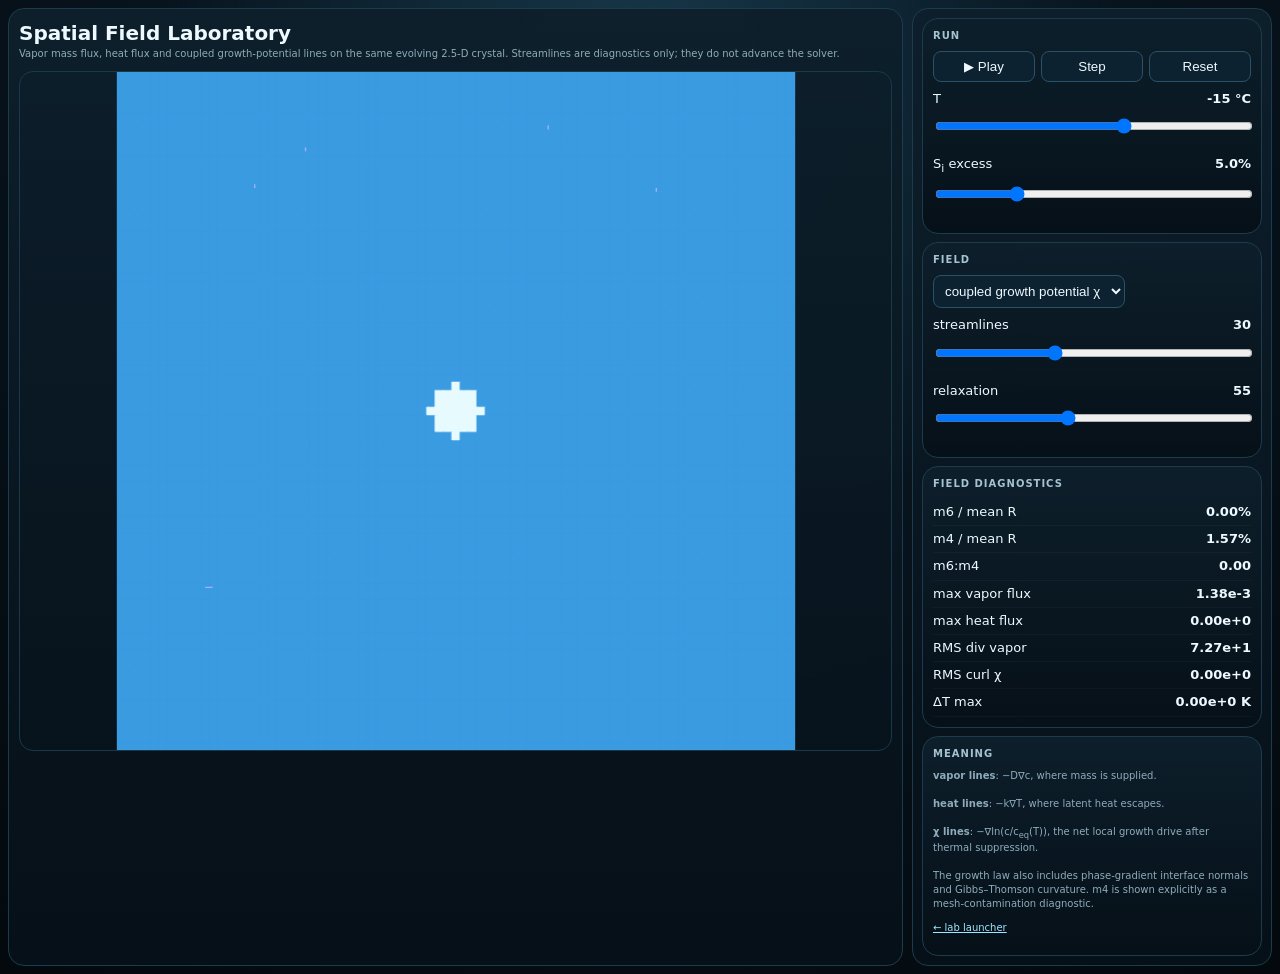
<file: app/spatialfield.html>
<!doctype html><html lang="en"><head><meta charset="utf-8"><meta name="viewport" content="width=device-width,initial-scale=1"><title>Spatial Field Laboratory</title><style>:root{--bg:#061019;--p:#0b1822;--l:#214356;--fg:#eef9ff;--m:#8eacba;--a:#72d8ff;--h:#ffd18b;--g:#bfaeff}*{box-sizing:border-box}html,body{margin:0;min-height:100%;background:radial-gradient(circle at 50% 8%,#17394b,#07131d 45%,#03090d);color:var(--fg);font:13px/1.4 Inter,system-ui,sans-serif}body{padding:8px}.app{max-width:1600px;margin:auto;display:grid;grid-template-columns:minmax(0,1fr) 360px;gap:9px}.card,.sec{background:linear-gradient(180deg,#0d1f2bf7,#061018fc);border:1px solid #1d3b4d;border-radius:16px}.main{padding:10px}.top h1{margin:0;font-size:20px}.sub,.note{color:var(--m);font-size:10px}.view{margin-top:10px;min-height:680px;border:1px solid #19394b;border-radius:14px;overflow:hidden;position:relative}.view canvas,.view svg{position:absolute;inset:0;width:100%;height:100%}.side{padding:9px;display:flex;flex-direction:column;gap:8px}.sec{padding:10px}.sec h2{margin:0 0 8px;font-size:10px;text-transform:uppercase;letter-spacing:.1em;color:#a4c2cf}.row{display:flex;gap:6px}.row>*{flex:1}button,select,input{background:#0c2230;color:var(--fg);border:1px solid #2a5267;border-radius:8px;padding:7px}.ctl{margin:8px 0}.ctl label{display:flex;justify-content:space-between}.ctl input[type=range]{width:100%}.kv{display:grid;grid-template-columns:1fr auto;gap:8px;padding:4px 0;border-bottom:1px solid #ffffff08;font-variant-numeric:tabular-nums}a{color:#9ee6ff}@media(max-width:900px){.app{grid-template-columns:1fr}.view{min-height:540px}}@media(max-width:560px){body{padding:4px}.view{min-height:460px}}</style></head><body><div class="app"><main class="card main"><div class="top"><h1>Spatial Field Laboratory</h1><div class="sub">Vapor mass flux, heat flux and coupled growth-potential lines on the same evolving 2.5-D crystal. Streamlines are diagnostics only; they do not advance the solver.</div></div><div class="view"><canvas id="field" width="900" height="700"></canvas><svg id="lines" viewBox="0 0 900 700"></svg></div></main><aside class="card side"><section class="sec"><h2>Run</h2><div class="row"><button id="play">▶ Play</button><button id="step">Step</button><button id="reset">Reset</button></div><div class="ctl"><label><span>T</span><b id="to">−15 °C</b></label><input id="T" type="range" min="-35" max="-2" value="-15"></div><div class="ctl"><label><span>S<sub>i</sub> excess</span><b id="so">5%</b></label><input id="sig" type="range" min="0.5" max="20" step="0.5" value="5"></div></section><section class="sec"><h2>Field</h2><select id="fieldSel"><option value="chi">coupled growth potential χ</option><option value="u">vapor supply u</option><option value="T">heat field ΔT</option></select><div class="ctl"><label><span>streamlines</span><b id="lo">30</b></label><input id="lineCount" type="range" min="6" max="72" step="2" value="30"></div><div class="ctl"><label><span>relaxation</span><b id="ro">55</b></label><input id="relax" type="range" min="10" max="120" step="5" value="55"></div></section><section class="sec"><h2>Field diagnostics</h2><div class="kv"><span>m6 / mean R</span><b id="m6">—</b></div><div class="kv"><span>m4 / mean R</span><b id="m4">—</b></div><div class="kv"><span>m6:m4</span><b id="ratio">—</b></div><div class="kv"><span>max vapor flux</span><b id="vf">—</b></div><div class="kv"><span>max heat flux</span><b id="hf">—</b></div><div class="kv"><span>RMS div vapor</span><b id="dv">—</b></div><div class="kv"><span>RMS curl χ</span><b id="cc">—</b></div><div class="kv"><span>ΔT max</span><b id="dt">—</b></div></section><section class="sec"><h2>Meaning</h2><div class="note"><b>vapor lines</b>: −D∇c, where mass is supplied.<br><br><b>heat lines</b>: −k∇T, where latent heat escapes.<br><br><b>χ lines</b>: −∇ln(c/c<sub>eq</sub>(T)), the net local growth drive after thermal suppression.<br><br>The growth law also includes phase-gradient interface normals and Gibbs–Thomson curvature. m4 is shown explicitly as a mesh-contamination diagnostic.</div><p class="note"><a href="./labs.html">← lab launcher</a></p></section></aside></div><script type="module">import{makeGrowth25DState,resolvedGrowthStep,growthMorphology}from'./solver/growth25d.js';import{seedStreamlines,fieldResidualDiagnostics}from'./solver/fieldlines.js';const $=x=>document.getElementById(x),C=$('field'),ctx=C.getContext('2d'),svg=$('lines'),NS='http://www.w3.org/2000/svg';let s,running=false,last=performance.now();function reset(){s=makeGrowth25DState({N:81,dx:.7e-6,seedRadius:2.1e-6,Tinf:+$('T').value+273.15,sigmaInf:+$('sig').value/100});running=false;$('play').textContent='▶ Play';draw()}function step(dt=.03){resolvedGrowthStep(s,dt,{vaporIterations:+$('relax').value,heatIterations:+$('relax').value});draw()}function color(v,lo,hi,mode){const t=Math.max(0,Math.min(1,(v-lo)/(hi-lo||1)));if(mode==='T')return`rgb(${Math.floor(25+220*t)},${Math.floor(55+120*(1-t))},${Math.floor(70+70*(1-t))})`;return`rgb(${Math.floor(8+50*t)},${Math.floor(25+130*t)},${Math.floor(35+190*t)})`}function draw(){const N=s.N,mode=$('fieldSel').value,w=C.width,h=C.height,cell=Math.min(w,h)/N,ox=(w-N*cell)/2,oy=(h-N*cell)/2;ctx.clearRect(0,0,w,h);let vals=[],min=Infinity,max=-Infinity;for(let k=0;k<N*N;k++){let v=mode==='T'?s.dT[k]:s.sigma[k];if(mode==='chi'){const T=s.Tinf+s.dT[k],ref=s.sigma[k];v=Math.log(Math.max(1e-9,1+ref))-(s.dT[k]*2.834e6/(461.52*s.Tinf*s.Tinf));}vals.push(v);if(Number.isFinite(v)){min=Math.min(min,v);max=Math.max(max,v)}}for(let j=0;j<N;j++)for(let i=0;i<N;i++){const k=j*N+i;if(s.ice[k]||s.phi[k]>.8){ctx.fillStyle='#e7fbff'}else ctx.fillStyle=color(vals[k],min,max,mode);ctx.fillRect(ox+i*cell,oy+j*cell,cell+1,cell+1)}svg.replaceChildren();const lines=seedStreamlines(s,{field:mode,count:+$('lineCount').value});for(const L of lines){if(L.points.length<2)continue;const p=document.createElementNS(NS,'path');const d=L.points.map((q,n)=>{const x=450+q[0]/s.dx*(700/s.N),y=350+q[1]/s.dx*(700/s.N);return(n?'L':'M')+x.toFixed(1)+' '+y.toFixed(1)}).join(' ');p.setAttribute('d',d);p.setAttribute('fill','none');p.setAttribute('stroke',mode==='T'?'#ffd18b':mode==='u'?'#74dcff':'#c5b6ff');p.setAttribute('stroke-width','1.4');p.setAttribute('opacity','.78');svg.append(p)}const m=growthMorphology(s),d=fieldResidualDiagnostics(s);$('to').textContent=(s.Tinf-273.15).toFixed(0)+' °C';$('so').textContent=(s.sigmaInf*100).toFixed(1)+'%';$('lo').textContent=$('lineCount').value;$('ro').textContent=$('relax').value;$('m6').textContent=(100*m.modes[6].relative).toFixed(2)+'%';$('m4').textContent=(100*m.modes[4].relative).toFixed(2)+'%';$('ratio').textContent=(m.modes[4].amplitude?m.modes[6].amplitude/m.modes[4].amplitude:Infinity).toFixed(2);$('vf').textContent=d.maxVaporFlux.toExponential(2);$('hf').textContent=d.maxHeatFlux.toExponential(2);$('dv').textContent=d.vaporDivergenceRms.toExponential(2);$('cc').textContent=d.growthPotentialCurlRms.toExponential(2);$('dt').textContent=(s.lastBudget?.maxDeltaT??0).toExponential(2)+' K'}function frame(now){const dt=Math.min(.06,(now-last)/1000);last=now;if(running)step(dt);requestAnimationFrame(frame)}$('play').onclick=()=>{running=!running;$('play').textContent=running?'❚❚ Pause':'▶ Play'};$('step').onclick=()=>step(.03);$('reset').onclick=reset;['fieldSel','lineCount','relax'].forEach(x=>$(x).oninput=draw);['T','sig'].forEach(x=>$(x).onchange=reset);reset();requestAnimationFrame(frame);</script></body></html>
</file>
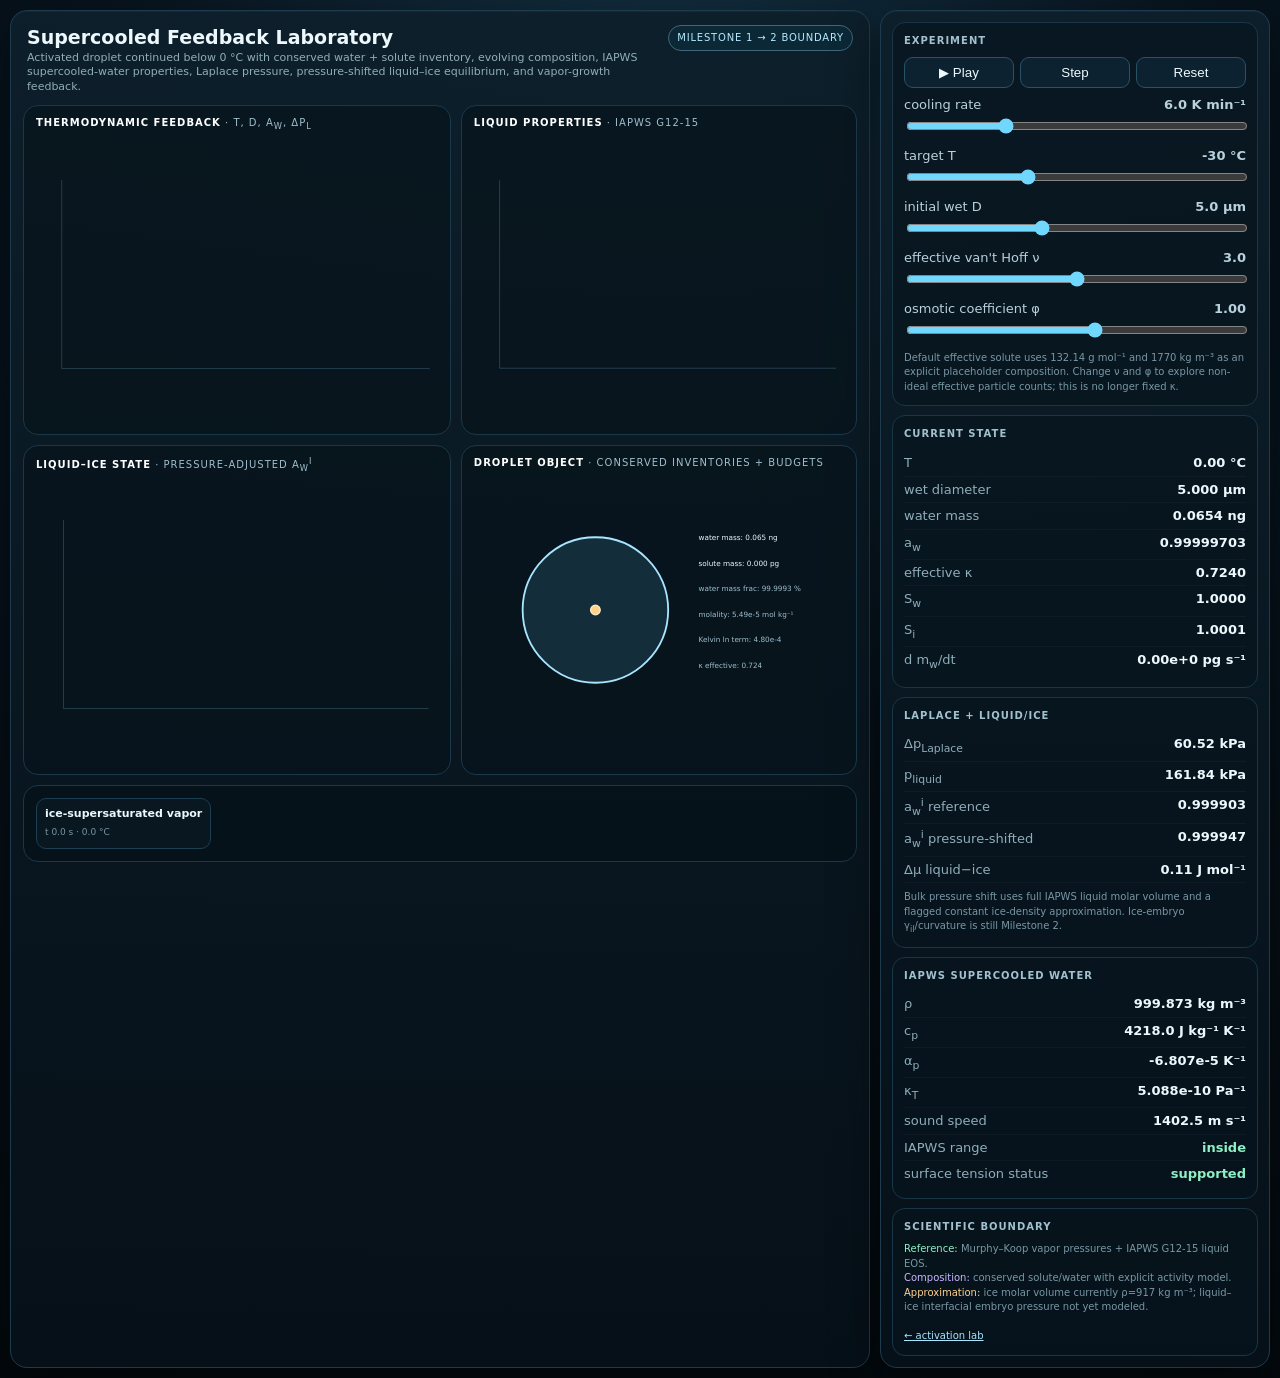
<file: app/supercool.html>
<!doctype html><html lang="en"><head><meta charset="utf-8"><meta name="viewport" content="width=device-width,initial-scale=1"><title>Supercooled Feedback Laboratory</title>
<style>
:root{--bg:#061019;--panel:#0b1822;--line:#214356;--fg:#edf8fd;--muted:#8faeba;--ice:#a8e5ff;--water:#6dcfff;--warm:#ffd28d;--good:#8ef0c5;--bad:#ff9d9d;--violet:#c8b6ff}*{box-sizing:border-box}html,body{margin:0;min-height:100%;background:radial-gradient(circle at 52% 12%,#153447 0,#07131d 42%,#03090d 100%);color:var(--fg);font:13px/1.35 Inter,system-ui,-apple-system,Segoe UI,sans-serif}body{padding:10px}.app{max-width:1740px;margin:auto;display:grid;grid-template-columns:minmax(0,1fr) 390px;gap:10px}.card{background:linear-gradient(180deg,rgba(13,31,43,.97),rgba(6,16,24,.985));border:1px solid #1d3b4d;border-radius:17px;box-shadow:0 16px 50px #0007,inset 0 1px 0 #ffffff0a}.main{padding:12px}.top{display:flex;justify-content:space-between;gap:12px;align-items:flex-start;margin:2px 4px 10px}.top h1{margin:0;font-size:19px}.sub{color:var(--muted);font-size:11px;max-width:920px}.tag{font-size:10px;text-transform:uppercase;letter-spacing:.08em;padding:5px 8px;border-radius:999px;border:1px solid #42677a;color:#b7e9ff;background:#0a2836;white-space:nowrap}.grid{display:grid;grid-template-columns:1.08fr 1fr;grid-auto-rows:minmax(330px,auto);gap:10px}.vizcard{position:relative;min-height:330px;border:1px solid #19394b;border-radius:15px;background:#06121aaa;overflow:hidden}.viztitle{position:absolute;z-index:4;left:12px;top:10px;font-size:10px;text-transform:uppercase;letter-spacing:.1em;color:#9fbecd}.viztitle b{color:#fff}.viz{width:100%;height:100%;display:block}.side{padding:11px;display:flex;flex-direction:column;gap:9px}.section{background:#07141daa;border:1px solid #183646;border-radius:13px;padding:11px}.section h2{font-size:10px;text-transform:uppercase;letter-spacing:.1em;color:#a2c1cf;margin:0 0 9px}.kv{display:grid;grid-template-columns:1fr auto;gap:8px;padding:4px 0;border-bottom:1px solid #ffffff08;font-variant-numeric:tabular-nums}.kv:last-child{border:0}.kv span:first-child{color:var(--muted)}.control{margin:8px 0}.control label{display:flex;justify-content:space-between;gap:8px;color:#b9d1dc;margin-bottom:3px}.control input[type=range]{width:100%;accent-color:#70d8ff}.row{display:flex;gap:6px}.row>*{flex:1}button,select,input[type=number]{background:#0c2230;color:var(--fg);border:1px solid #2a5267;border-radius:9px;padding:7px 8px}button{cursor:pointer}.note{font-size:10px;color:#7897a5;line-height:1.45;margin:7px 0 0}.good{color:var(--good)}.bad{color:var(--bad)}.warm{color:var(--warm)}.violet{color:var(--violet)}a{color:#a8e5ff}.history{margin-top:10px;border:1px solid #19394b;border-radius:15px;background:#06121acc;padding:12px}.rail{display:flex;gap:8px;overflow:auto}.event{min-width:145px;padding:8px;border:1px solid #1d3f51;border-radius:10px;background:#081720}.event b{display:block;font-size:11px}.event span{font-size:9px;color:#7897a5}
@media(max-width:1020px){.app{grid-template-columns:1fr}.grid{grid-template-columns:1fr}.side{display:grid;grid-template-columns:repeat(2,minmax(0,1fr))}.section:first-child{grid-column:1/-1}}@media(max-width:620px){body{padding:5px}.side{grid-template-columns:1fr}.tag{display:none}}
</style></head><body><div class="app">
<main class="card main"><div class="top"><div><h1>Supercooled Feedback Laboratory</h1><div class="sub">Activated droplet continued below 0 °C with conserved water + solute inventory, evolving composition, IAPWS supercooled-water properties, Laplace pressure, pressure-shifted liquid–ice equilibrium, and vapor-growth feedback.</div></div><div class="tag">Milestone 1 → 2 boundary</div></div>
<div class="grid">
<section class="vizcard"><div class="viztitle"><b>Thermodynamic feedback</b> · T, D, a<sub>w</sub>, Δp<sub>L</sub></div><svg id="feedback" class="viz" viewBox="0 0 700 440"></svg></section>
<section class="vizcard"><div class="viztitle"><b>Liquid properties</b> · IAPWS G12-15</div><svg id="props" class="viz" viewBox="0 0 650 440"></svg></section>
<section class="vizcard"><div class="viztitle"><b>Liquid–ice state</b> · pressure-adjusted a<sub>w</sub><sup>i</sup></div><svg id="phase" class="viz" viewBox="0 0 700 440"></svg></section>
<section class="vizcard"><div class="viztitle"><b>Droplet object</b> · conserved inventories + budgets</div><svg id="drop" class="viz" viewBox="0 0 650 440"></svg></section>
</div>
<section class="history"><div class="rail" id="rail"></div></section></main>
<aside class="card side">
<section class="section"><h2>Experiment</h2><div class="row"><button id="play">▶ Play</button><button id="step">Step</button><button id="reset">Reset</button></div>
<div class="control"><label><span>cooling rate</span><b id="coolOut">6 K min⁻¹</b></label><input id="cool" type="range" min="0.5" max="20" step="0.5" value="6"></div>
<div class="control"><label><span>target T</span><b id="targetOut">−30 °C</b></label><input id="target" type="range" min="-45" max="-2" step="1" value="-30"></div>
<div class="control"><label><span>initial wet D</span><b id="wetOut">5.0 µm</b></label><input id="wet" type="range" min="0.5" max="12" step="0.1" value="5"></div>
<div class="control"><label><span>effective van't Hoff ν</span><b id="nuOut">3.0</b></label><input id="nu" type="range" min="1" max="5" step="0.1" value="3"></div>
<div class="control"><label><span>osmotic coefficient φ</span><b id="phiOut">1.00</b></label><input id="phi" type="range" min="0.5" max="1.4" step="0.01" value="1"></div>
<p class="note">Default effective solute uses 132.14 g mol⁻¹ and 1770 kg m⁻³ as an explicit placeholder composition. Change ν and φ to explore non-ideal effective particle counts; this is no longer fixed κ.</p></section>
<section class="section"><h2>Current state</h2><div class="kv"><span>T</span><b id="T">—</b></div><div class="kv"><span>wet diameter</span><b id="D">—</b></div><div class="kv"><span>water mass</span><b id="mw">—</b></div><div class="kv"><span>a<sub>w</sub></span><b id="aw">—</b></div><div class="kv"><span>effective κ</span><b id="keff">—</b></div><div class="kv"><span>S<sub>w</sub></span><b id="Sw">—</b></div><div class="kv"><span>S<sub>i</sub></span><b id="Si">—</b></div><div class="kv"><span>d m<sub>w</sub>/dt</span><b id="mdot">—</b></div></section>
<section class="section"><h2>Laplace + liquid/ice</h2><div class="kv"><span>Δp<sub>Laplace</sub></span><b id="lap">—</b></div><div class="kv"><span>p<sub>liquid</sub></span><b id="pl">—</b></div><div class="kv"><span>a<sub>w</sub><sup>i</sup> reference</span><b id="awi0">—</b></div><div class="kv"><span>a<sub>w</sub><sup>i</sup> pressure-shifted</span><b id="awip">—</b></div><div class="kv"><span>Δμ liquid−ice</span><b id="dmu">—</b></div><p class="note">Bulk pressure shift uses full IAPWS liquid molar volume and a flagged constant ice-density approximation. Ice-embryo γ<sub>il</sub>/curvature is still Milestone 2.</p></section>
<section class="section"><h2>IAPWS supercooled water</h2><div class="kv"><span>ρ</span><b id="rho">—</b></div><div class="kv"><span>c<sub>p</sub></span><b id="cp">—</b></div><div class="kv"><span>α<sub>p</sub></span><b id="alpha">—</b></div><div class="kv"><span>κ<sub>T</sub></span><b id="kt">—</b></div><div class="kv"><span>sound speed</span><b id="sound">—</b></div><div class="kv"><span>IAPWS range</span><b id="range">—</b></div><div class="kv"><span>surface tension status</span><b id="sigmaStatus">—</b></div></section>
<section class="section"><h2>Scientific boundary</h2><p class="note"><span class="good">Reference:</span> Murphy–Koop vapor pressures + IAPWS G12-15 liquid EOS.<br><span class="violet">Composition:</span> conserved solute/water with explicit activity model.<br><span class="warm">Approximation:</span> ice molar volume currently ρ=917 kg m⁻³; liquid–ice interfacial embryo pressure not yet modeled.<br><br><a href="./index.html">← activation lab</a></p></section>
</aside></div>
<script type="module">
import {saturationVaporPressureWaterMK} from './solver/thermo.js';
import {DEFAULT_SOLUTE,soluteInventoryFromDryParticle,waterMassFromWetDiameter,integrateWaterMassStep} from './solver/composition.js';
import {supercooledState} from './solver/supercool.js';
const $=id=>document.getElementById(id),NS='http://www.w3.org/2000/svg',Dd=80e-9,pAir=101325;const el=(tag,a={})=>{const n=document.createElementNS(NS,tag);Object.entries(a).forEach(([k,v])=>n.setAttribute(k,v));return n};const pth=a=>a.map((p,i)=>(i?'L':'M')+p[0].toFixed(1)+' '+p[1].toFixed(1)).join(' ');let running=false,last=performance.now(),s;
function solute(){return {...DEFAULT_SOLUTE,vantHoff:+$('nu').value,osmoticCoefficient:+$('phi').value}}
function reset(){const T=273.15,D=+$('wet').value*1e-6,inv=soluteInventoryFromDryParticle(Dd,solute()),init=waterMassFromWetDiameter({D,Dd,T,pAir,inventory:inv});s={t:0,T,target:+$('target').value+273.15,cooling:+$('cool').value,waterMass:init.waterMass,inventory:inv,e0:saturationVaporPressureWaterMK(T),traj:[],events:[],massRate:0};running=false;$('play').textContent='▶ Play';sample(true);render()}
function current(){const Sw=s.e0/saturationVaporPressureWaterMK(s.T);return supercooledState({T:s.T,ambientSw:Sw,Dd,waterMass:s.waterMass,pAir,inventory:s.inventory})}
function event(k,label){if(!s.events.some(e=>e.k===k))s.events.push({k,label,t:s.t,T:s.T})}
function sample(force=false){const q=current();if(q.T<273.15)event('subzero','sub-zero liquid');if(q.ambientSi>1)event('Si','ice-supersaturated vapor');if(q.metastableLiquid)event('meta','liquid metastable to ice');if(!q.surfaceTension.referenceSupported)event('sigma','surface-tension extrapolation');if(!q.liquidProperties.insideRecommendedMetastableRange)event('range','outside IAPWS metastable range');const prev=s.traj.at(-1);if(force||!prev||s.t-prev.t>.12)s.traj.push({t:s.t,...q,massRate:s.massRate});return q}
function step(dt=.05){s.t+=dt;s.T=Math.max(s.target,s.T-s.cooling*dt/60);const u=integrateWaterMassStep({waterMass:s.waterMass,Dd,T:s.T,pAir,vaporPressure:s.e0,inventory:s.inventory,dt});s.waterMass=u.waterMass;s.massRate=u.massRate;sample();render()}
function frame(now){const dt=Math.min(.07,(now-last)/1000);last=now;if(running)step(dt);requestAnimationFrame(frame)}
function axes(svg,x0,y0,w,h){svg.append(el('line',{x1:x0,y1:y0,x2:x0+w,y2:y0,stroke:'#35586a'}));svg.append(el('line',{x1:x0,y1:y0,x2:x0,y2:y0-h,stroke:'#35586a'}))}function line(svg,pts,stroke,width=2){svg.append(el('path',{d:pth(pts),fill:'none',stroke,'stroke-width':width,'stroke-linejoin':'round'}))}
function feedback(){const svg=$('feedback');svg.replaceChildren();const tr=s.traj,x0=62,y0=382,w=605,h=310;axes(svg,x0,y0,w,h);if(tr.length<2)return;const tmax=Math.max(1,tr.at(-1).t),dmax=Math.max(...tr.map(q=>q.D))*1e6,lapmax=Math.max(...tr.map(q=>q.laplacePressure))/1000;const X=t=>x0+t/tmax*w,Yd=d=>y0-d/dmax*h*.92,Yaw=a=>y0-(a-.8)/.2*h,Ylap=l=>y0-l/Math.max(1,lapmax)*h*.9;line(svg,tr.map(q=>[X(q.t),Yd(q.D*1e6)]),'#6dcfff',3);line(svg,tr.map(q=>[X(q.t),Yaw(q.aw)]),'#8ef0c5',2);line(svg,tr.map(q=>[X(q.t),Ylap(q.laplacePressure/1000)]),'#ffd28d',2);[['D','#6dcfff'],['a_w','#8ef0c5'],['ΔpL','#ffd28d']].forEach(([t,c],i)=>{const tx=el('text',{x:95+i*80,y:35,fill:c,'font-size':11});tx.textContent=t;svg.append(tx)})}
function props(){const svg=$('props');svg.replaceChildren();const tr=s.traj,x0=62,y0=382,w=555,h=310;axes(svg,x0,y0,w,h);if(tr.length<2)return;const Tmin=Math.min(...tr.map(q=>q.T)),Tmax=273.15,X=T=>x0+(Tmax-T)/Math.max(1,Tmax-Tmin)*w;const norm=(arr,v)=>{const mn=Math.min(...arr),mx=Math.max(...arr);return y0-(v-mn)/Math.max(1e-15,mx-mn)*h*.88};const rho=tr.map(q=>q.liquidProperties.rho),cp=tr.map(q=>q.liquidProperties.cp),a=tr.map(q=>q.liquidProperties.alphaP);line(svg,tr.map(q=>[X(q.T),norm(rho,q.liquidProperties.rho)]),'#6dcfff',3);line(svg,tr.map(q=>[X(q.T),norm(cp,q.liquidProperties.cp)]),'#c8b6ff',2);line(svg,tr.map(q=>[X(q.T),norm(a,q.liquidProperties.alphaP)]),'#ffd28d',2);const tx=el('text',{x:84,y:34,fill:'#9fbecd','font-size':11});tx.textContent='normalized ρ / cp / αp vs cooling';svg.append(tx)}
function phase(){const svg=$('phase');svg.replaceChildren();const tr=s.traj,x0=65,y0=382,w=600,h=310;axes(svg,x0,y0,w,h);if(tr.length<2)return;const Tmin=Math.min(...tr.map(q=>q.T)),X=T=>x0+(273.15-T)/Math.max(1,273.15-Tmin)*w,Y=a=>y0-(a-.55)/.45*h;line(svg,tr.map(q=>[X(q.T),Y(q.aw)]),'#6dcfff',3);line(svg,tr.map(q=>[X(q.T),Y(q.awIceReference)]),'#7897a5',2);line(svg,tr.map(q=>[X(q.T),Y(q.awIce)]),'#ffd28d',2);const q=tr.at(-1);svg.append(el('circle',{cx:X(q.T),cy:Y(q.aw),r:6,fill:'#fff'}));const tx=el('text',{x:82,y:34,fill:'#9fbecd','font-size':11});tx.textContent='a_w droplet / ice eq reference / pressure-shifted';svg.append(tx)}
function drop(){const svg=$('drop');svg.replaceChildren();const q=current(),cx=220,cy=220,r=120,rd=Math.max(8,r*Dd/q.D);svg.append(el('circle',{cx,cy,r,fill:'#6dcfff22',stroke:'#a8e5ff','stroke-width':3}));svg.append(el('circle',{cx,cy,r:rd,fill:'#ffd28d',stroke:'#fff1c7','stroke-width':2}));const rows=[['water mass',(q.waterMass*1e12).toFixed(3)+' ng'],['solute mass',(q.drop.inventory.dryMass*1e15).toFixed(3)+' pg'],['water mass frac',(q.composition.waterMassFraction*100).toFixed(4)+' %'],['molality',Number.isFinite(q.composition.molality)?q.composition.molality.toExponential(2)+' mol kg⁻¹':'∞'],['Kelvin ln term',q.kelvinLn.toExponential(2)],['κ effective',q.effectiveKappa.toFixed(3)]];rows.forEach((r0,i)=>{const t=el('text',{x:390,y:105+i*42,fill:i<2?'#edf8fd':'#9fbecd','font-size':12});t.textContent=r0[0]+': '+r0[1];svg.append(t)})}
function sidebar(){const q=current();$('T').textContent=(q.T-273.15).toFixed(2)+' °C';$('D').textContent=(q.D*1e6).toFixed(3)+' µm';$('mw').textContent=(q.waterMass*1e12).toFixed(4)+' ng';$('aw').textContent=q.aw.toFixed(8);$('keff').textContent=q.effectiveKappa.toFixed(4);$('Sw').textContent=q.ambientSw.toFixed(4);$('Si').textContent=q.ambientSi.toFixed(4);$('mdot').textContent=(s.massRate*1e15).toExponential(2)+' pg s⁻¹';$('lap').textContent=(q.laplacePressure/1000).toFixed(2)+' kPa';$('pl').textContent=(q.pLiquid/1000).toFixed(2)+' kPa';$('awi0').textContent=q.awIceReference.toFixed(6);$('awip').textContent=q.awIce.toFixed(6);$('dmu').textContent=q.deltaMuLiquidMinusIce.toFixed(2)+' J mol⁻¹';$('rho').textContent=q.liquidProperties.rho.toFixed(3)+' kg m⁻³';$('cp').textContent=q.liquidProperties.cp.toFixed(1)+' J kg⁻¹ K⁻¹';$('alpha').textContent=q.liquidProperties.alphaP.toExponential(3)+' K⁻¹';$('kt').textContent=q.liquidProperties.kappaT.toExponential(3)+' Pa⁻¹';$('sound').textContent=q.liquidProperties.speedSound.toFixed(1)+' m s⁻¹';$('range').textContent=q.liquidProperties.insideRecommendedMetastableRange?'inside':'outside';$('range').className=q.liquidProperties.insideRecommendedMetastableRange?'good':'bad';$('sigmaStatus').textContent=q.surfaceTension.referenceSupported?'supported':'extrapolated';$('sigmaStatus').className=q.surfaceTension.referenceSupported?'good':'warm';$('coolOut').textContent=(+$('cool').value).toFixed(1)+' K min⁻¹';$('targetOut').textContent=(+$('target').value).toFixed(0)+' °C';$('wetOut').textContent=(+$('wet').value).toFixed(1)+' µm';$('nuOut').textContent=(+$('nu').value).toFixed(1);$('phiOut').textContent=(+$('phi').value).toFixed(2)}
function rail(){const r=$('rail');r.innerHTML='';s.events.forEach(e=>{const d=document.createElement('div');d.className='event';d.innerHTML='<b>'+e.label+'</b><span>t '+e.t.toFixed(1)+' s · '+(e.T-273.15).toFixed(1)+' °C</span>';r.append(d)})}function render(){feedback();props();phase();drop();sidebar();rail()}
$('play').onclick=()=>{running=!running;$('play').textContent=running?'⏸ Pause':'▶ Play'};$('step').onclick=()=>step(.25);$('reset').onclick=reset;['cool','target','wet','nu','phi'].forEach(id=>$(id).oninput=()=>{if(id==='cool'||id==='target'){s.cooling=+$('cool').value;s.target=+$('target').value+273.15;sidebar()}else reset()});reset();requestAnimationFrame(frame)
</script></body></html>
</file>
